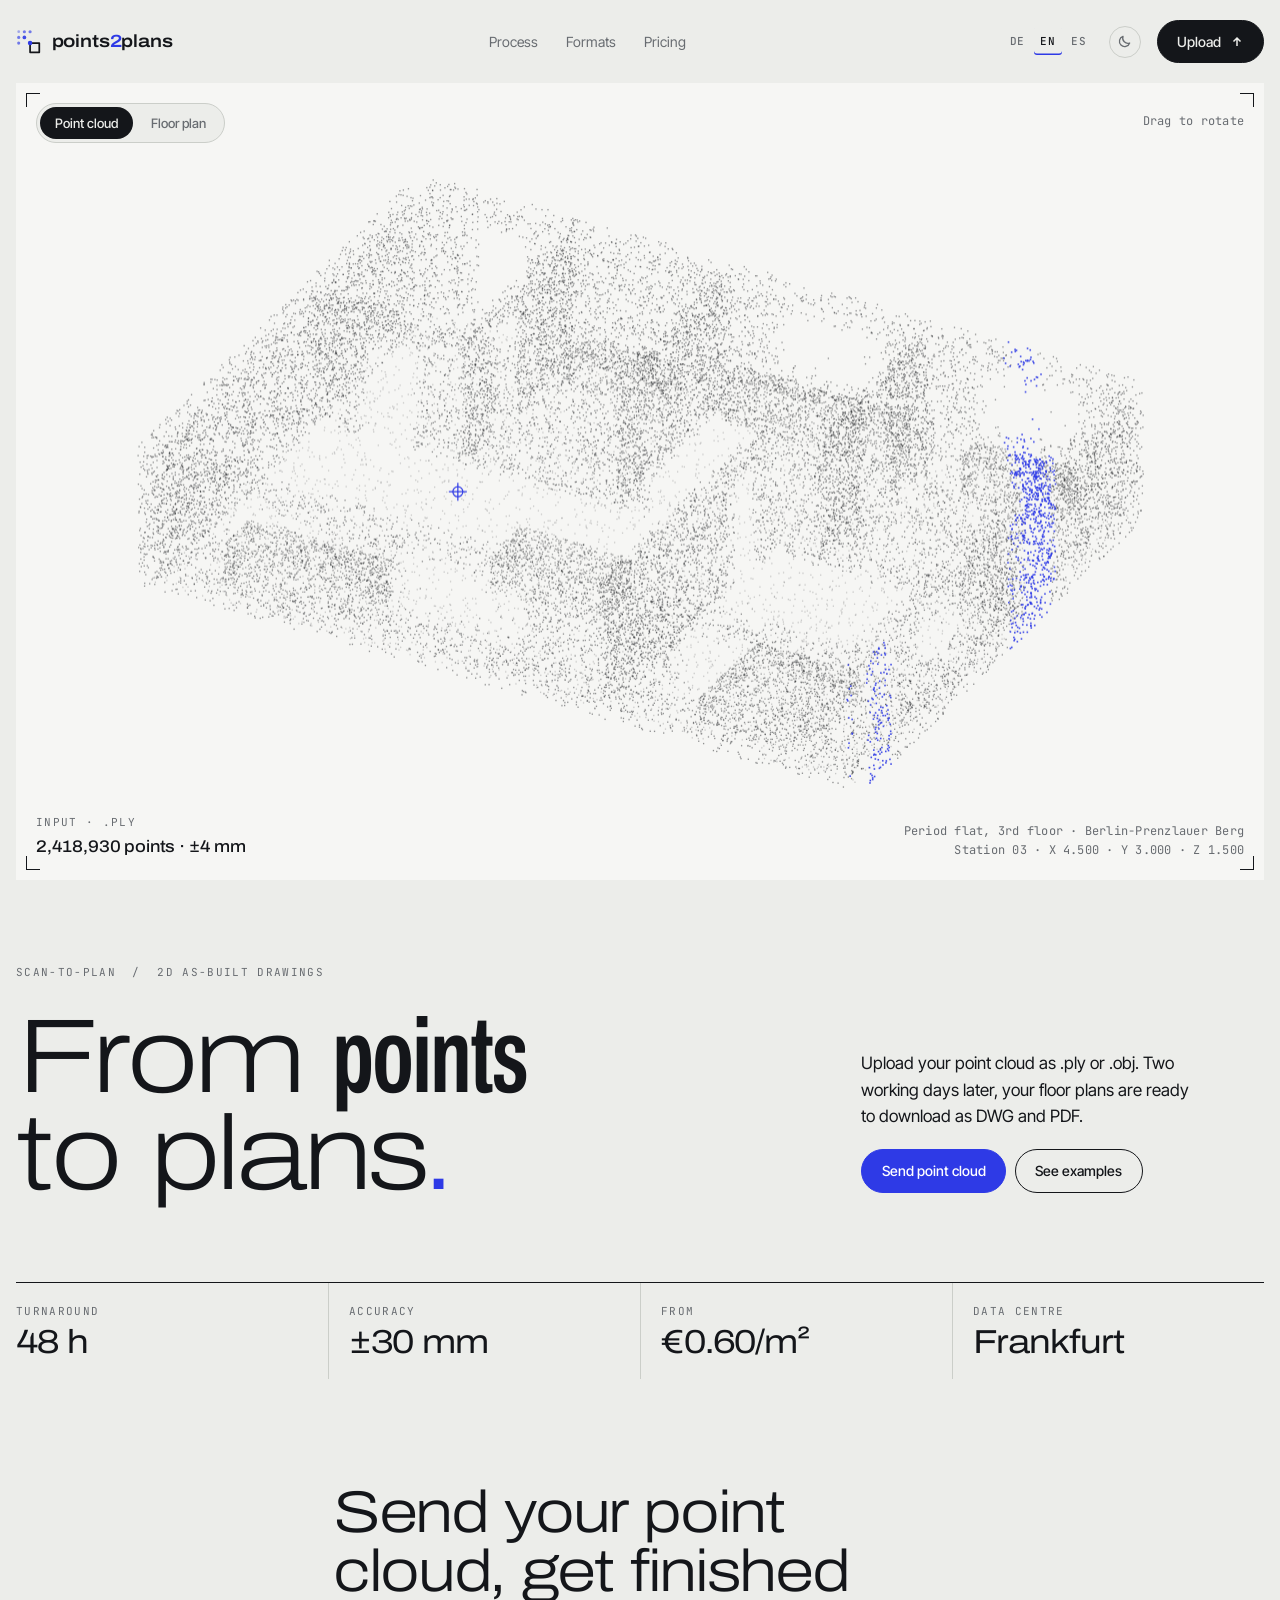
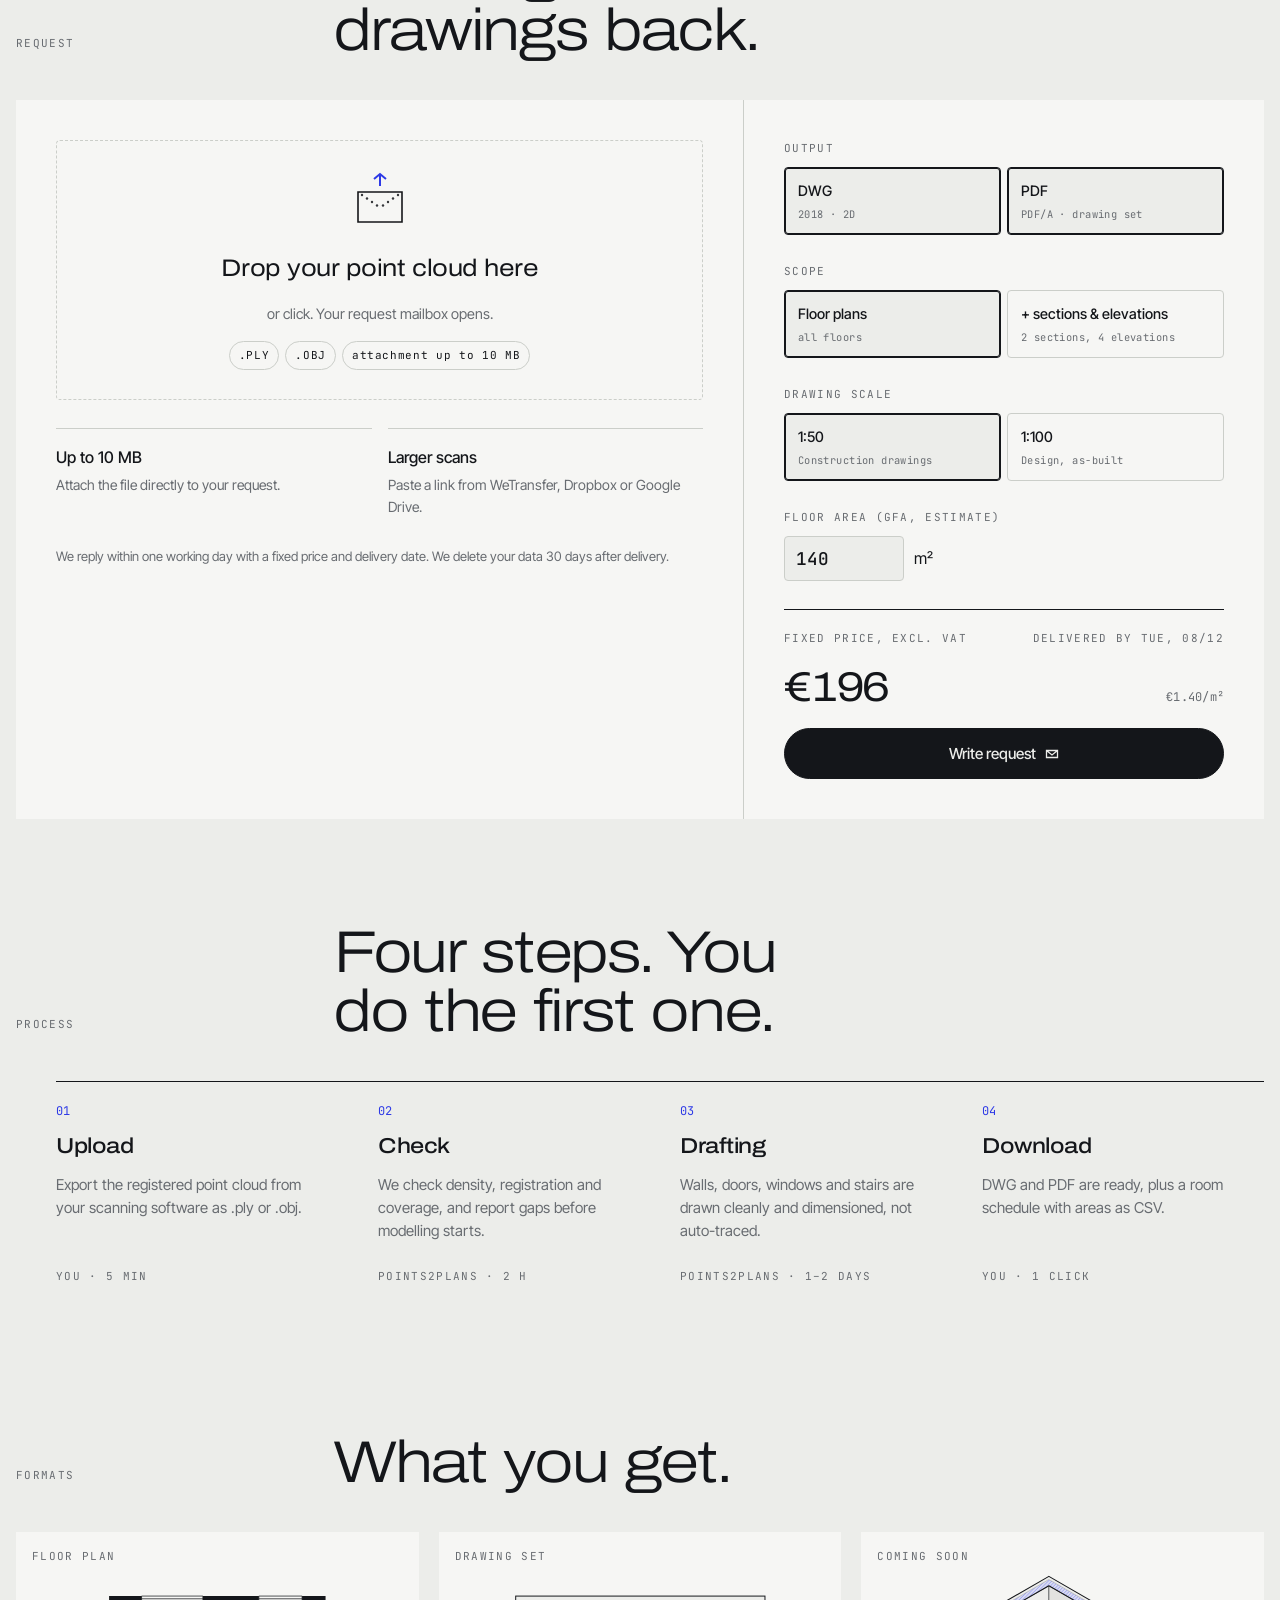
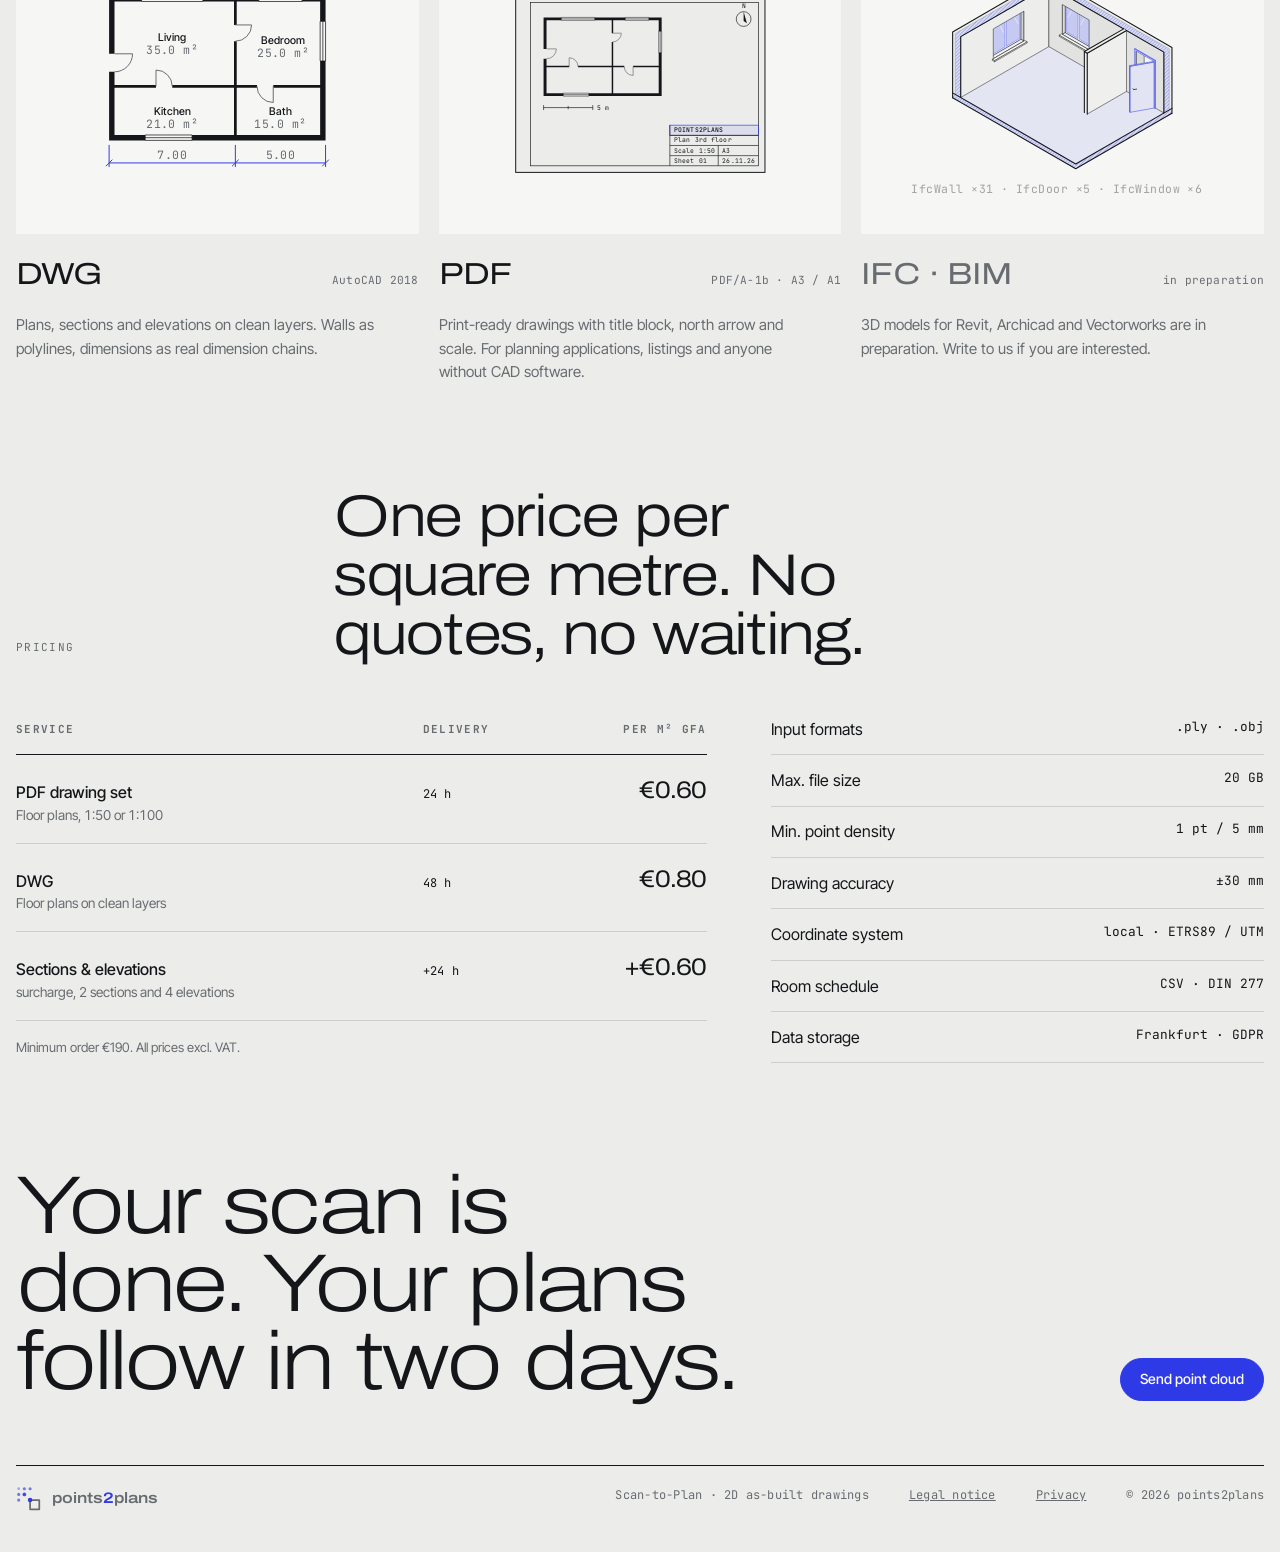
<file: index.html>
<!doctype html>
<html lang="de">
<head>
<meta charset="utf-8">
<meta name="viewport" content="width=device-width, initial-scale=1, viewport-fit=cover">
<title>points2plans · Punktwolke zu Grundriss</title>
<meta name="description" content="Punktwolke als .ply oder .obj hochladen, nach 48 Stunden Grundrisse als DWG und PDF herunterladen. Festpreis pro Quadratmeter.">
<meta name="theme-color" content="#ECEDEA" media="(prefers-color-scheme: light)">
<meta name="theme-color" content="#111316" media="(prefers-color-scheme: dark)">
<meta property="og:title" content="points2plans">
<meta property="og:description" content="Aus Punkten werden Pläne. Punktwolke hochladen, Grundriss als DWG oder PDF herunterladen.">
<meta property="og:type" content="website">
<script>
/* Farbschema: gespeicherte Wahl sofort setzen, bevor die Seite gezeichnet wird (kein Aufblitzen). Ohne Wahl gilt die Systemeinstellung. */
(function(){try{var t=localStorage.getItem('p2p-theme');if(t==='light'||t==='dark'){document.documentElement.setAttribute('data-theme',t);var c=t==='dark'?'#111316':'#ECEDEA';document.querySelectorAll('meta[name="theme-color"]').forEach(function(m){m.setAttribute('content',c)})}}catch(e){}})();
</script>
<link rel="icon" href="favicon.svg" type="image/svg+xml">
<link rel="canonical" href="https://points2plans.com/">
<link rel="alternate" hreflang="de" href="https://points2plans.com/">
<link rel="alternate" hreflang="en" href="https://points2plans.com/?lang=en">
<link rel="alternate" hreflang="es" href="https://points2plans.com/?lang=es">
<link rel="alternate" hreflang="x-default" href="https://points2plans.com/">
<meta property="og:url" content="https://points2plans.com/">
<link rel="preconnect" href="https://fonts.googleapis.com">
<link rel="preconnect" href="https://fonts.gstatic.com" crossorigin>
<link rel="stylesheet" href="https://fonts.googleapis.com/css2?family=Archivo:wdth,wght@62..125,200..800&family=Inter+Tight:wght@400;500;600&family=JetBrains+Mono:wght@400;500&display=swap">
<style>
/* Layout: one calm column on a 12-track grid; the point cloud is the only loud object, everything else is set like a plan sheet (Schriftfeld, Maßstab, Koordinaten). */
:root{
  --paper:#ECEDEA;
  --surface:#F6F6F4;
  --ink:#14161A;
  --mute:#686C71;
  --rule:#CBCEC9;
  --accent:#2E3AE6;
  --accent-soft:rgba(46,58,230,.09);
  --on-accent:#FFFFFF;
  --f-display:"Archivo","Helvetica Neue",Arial,sans-serif;
  --f-body:"Inter Tight","Helvetica Neue",Arial,sans-serif;
  --f-mono:"JetBrains Mono",ui-monospace,"SF Mono",Menlo,monospace;
  --s-1:.75rem; --s0:1rem; --s1:1.25rem; --s2:1.75rem; --s3:2.5rem; --s4:4rem; --s5:6.5rem;
}
@media (prefers-color-scheme: dark){
  :root:not([data-theme="light"]){
    --paper:#111316; --surface:#181B1F; --ink:#E8E9E5; --mute:#8E9398; --rule:#2B2F35;
    --accent:#818AFF; --accent-soft:rgba(129,138,255,.13); --on-accent:#0D0F12; color-scheme:dark;
  }
}
:root[data-theme="dark"]{
  --paper:#111316; --surface:#181B1F; --ink:#E8E9E5; --mute:#8E9398; --rule:#2B2F35;
  --accent:#818AFF; --accent-soft:rgba(129,138,255,.13); --on-accent:#0D0F12; color-scheme:dark;
}
*{box-sizing:border-box}
html{scroll-behavior:smooth}
@media (prefers-reduced-motion: reduce){html{scroll-behavior:auto}}
body{margin:0}
img{max-width:100%}
[hidden]{display:none!important}
body{
  background:var(--paper); color:var(--ink);
  font-family:var(--f-body); font-size:1rem; line-height:1.55;
  padding-left:max(16px, env(safe-area-inset-left, 0px));
  padding-right:max(16px, env(safe-area-inset-right, 0px));
  -webkit-font-smoothing:antialiased;
}
.wrap{max-width:1320px; margin:0 auto}
a{color:inherit}
:focus-visible{outline:2px solid var(--accent); outline-offset:3px; border-radius:2px}
.mono{font-family:var(--f-mono); font-size:.75rem; letter-spacing:.02em; font-variant-numeric:tabular-nums}
.label{font-family:var(--f-mono); font-size:.6875rem; text-transform:uppercase; letter-spacing:.12em; color:var(--mute)}

/* ---------- Nav ---------- */
.nav{display:flex; align-items:center; justify-content:space-between; gap:var(--s1); padding-block:var(--s1)}
.logo{display:flex; align-items:center; gap:.6rem; text-decoration:none; font-family:var(--f-display); font-variation-settings:"wdth" 118; font-weight:600; font-size:1.1rem; letter-spacing:-.01em}
.logo svg{width:26px; height:26px; flex:none}
.logo b{font-weight:600; color:var(--accent)}
.nav ul{display:flex; gap:var(--s2); list-style:none; margin:0; padding:0}
.nav ul a{text-decoration:none; font-size:.875rem; color:var(--mute)}
.nav ul a:hover{color:var(--ink)}
.btn{
  display:inline-flex; align-items:center; gap:.55rem; cursor:pointer;
  font:500 .875rem/1 var(--f-body); text-decoration:none;
  padding:.85rem 1.2rem; border-radius:999px; border:1px solid var(--ink);
  background:var(--ink); color:var(--paper); transition:transform .2s ease, background .2s ease, color .2s ease;
}
.btn:hover{transform:translateY(-1px)}
.btn.ghost{background:transparent; color:var(--ink)}
.btn.ghost:hover{background:var(--ink); color:var(--paper)}
.btn.accent{background:var(--accent); border-color:var(--accent); color:var(--on-accent)}
.btn[disabled]{opacity:.45; cursor:not-allowed; transform:none}
.btn svg{width:14px; height:14px}
.nav-r{display:flex; align-items:center; gap:var(--s0)}
.lang{display:flex; gap:2px}
.lang button{font:500 .6875rem/1 var(--f-mono); letter-spacing:.08em; color:var(--mute); background:none; border:0; padding:.5rem .4rem; cursor:pointer; border-radius:3px}
.lang button:hover{color:var(--ink)}
.lang button[aria-pressed="true"]{color:var(--ink); box-shadow:inset 0 -1.5px 0 var(--accent)}
.theme{display:inline-grid; place-items:center; width:2rem; height:2rem; flex:none; padding:0; cursor:pointer; color:var(--mute); background:none; border:1px solid var(--rule); border-radius:999px; transition:color .2s ease, border-color .2s ease}
.theme:hover{color:var(--accent); border-color:var(--accent)}
.theme svg{width:15px; height:15px}
.theme .sun{display:none}
:root[data-theme="dark"] .theme .sun{display:block}
:root[data-theme="dark"] .theme .moon{display:none}
@media (prefers-color-scheme: dark){
  :root:not([data-theme="light"]) .theme .sun{display:block}
  :root:not([data-theme="light"]) .theme .moon{display:none}
}
@media (max-width:760px){ .nav ul{display:none} }
@media (max-width:460px){
  .nav{gap:.5rem}
  .nav-r{gap:.35rem}
  .logo{gap:.45rem; font-size:1rem}
  .lang button{padding:.5rem .3rem}
  .theme{width:1.85rem; height:1.85rem}
  .nav-r .btn{padding:.7rem .85rem}
  .nav-r .btn svg{display:none}
}
@media (max-width:400px){
  .nav{gap:.35rem}
  .nav-r{gap:.25rem}
  .logo{gap:.35rem; font-size:.92rem}
  .logo svg{width:22px; height:22px}
  .lang button{padding:.5rem .15rem}
  .theme{width:1.75rem; height:1.75rem}
  .nav-r .btn{padding:.7rem .6rem}
}
@media (max-width:356px){ .logo span{display:none} }

/* ---------- Hero ---------- */
.hero{padding-block:var(--s4) var(--s3); display:grid; grid-template-columns:repeat(12,1fr); gap:var(--s2) var(--s1); align-items:end}
.hero .eyebrow{grid-column:1/-1}
.hero h1{
  grid-column:1/9; margin:0;
  font-family:var(--f-display); font-weight:250; font-variation-settings:"wdth" 125;
  font-size:clamp(2.9rem, 8.2vw, 8.4rem); line-height:.92; letter-spacing:-.045em; text-wrap:balance;
}
.hero h1 em{font-style:normal; font-weight:600; font-variation-settings:"wdth" 62; letter-spacing:-.02em}
.hero h1 .dot{color:var(--accent)}
.hero .lede{grid-column:9/-1; display:flex; flex-direction:column; gap:var(--s1); padding-bottom:.6rem; min-width:0}
.hero .lede p{margin:0; font-size:1.0625rem; max-width:34ch}
.hero .ctas{display:flex; flex-wrap:wrap; gap:.6rem}
@media (max-width:980px){ .hero h1,.hero .lede{grid-column:1/-1} .hero{padding-block:var(--s3) var(--s2)} }

/* ---------- Viewer ---------- */
.viewer{position:relative; aspect-ratio:16/9; max-width:100%; background:var(--surface); touch-action:pan-y; cursor:grab; user-select:none}
.viewer:active{cursor:grabbing}
.viewer canvas{position:absolute; inset:0; width:100%; height:100%; display:block}
.crop{position:absolute; width:14px; height:14px; border-color:var(--ink); border-style:solid; border-width:0; pointer-events:none}
.crop.tl{top:10px; left:10px; border-top-width:1px; border-left-width:1px}
.crop.tr{top:10px; right:10px; border-top-width:1px; border-right-width:1px}
.crop.bl{bottom:10px; left:10px; border-bottom-width:1px; border-left-width:1px}
.crop.br{bottom:10px; right:10px; border-bottom-width:1px; border-right-width:1px}
.modes{position:absolute; top:var(--s1); left:var(--s1); display:flex; gap:2px; padding:3px; background:var(--paper); border-radius:999px; border:1px solid var(--rule)}
.modes button{
  font:500 .8125rem/1 var(--f-body); color:var(--mute); background:transparent; border:0; cursor:pointer;
  padding:.6rem .95rem; border-radius:999px; transition:background .25s, color .25s; white-space:nowrap;
}
.modes button[aria-pressed="true"]{background:var(--ink); color:var(--paper)}
.readout{position:absolute; left:var(--s1); bottom:var(--s1); display:flex; flex-direction:column; gap:.2rem; pointer-events:none}
.readout .big{font-family:var(--f-display); font-variation-settings:"wdth" 110; font-weight:500; font-size:1.05rem; letter-spacing:-.01em}
.coords{position:absolute; right:var(--s1); bottom:var(--s1); text-align:right; color:var(--mute); pointer-events:none; line-height:1.6; transition:opacity .4s}
.viewer.is-plan .coords{opacity:0}
.hint{position:absolute; right:var(--s1); top:calc(var(--s1) + .55rem); color:var(--mute); pointer-events:none}
@media (max-width:700px){
  .viewer{aspect-ratio:4/5}
  .coords{display:none}
  .hint{display:none}
  .modes{left:50%; transform:translateX(-50%); top:var(--s0)}
  .modes button{padding:.55rem .65rem; font-size:.75rem}
}

/* ---------- Einstieg: Nav + Viewer füllen den ersten Bildschirm ---------- */
.intro{display:flex; flex-direction:column; height:100vh; height:100svh; min-height:520px; padding-bottom:var(--s1)}
.intro .viewer{flex:1 1 auto; aspect-ratio:auto; min-height:0}

/* ---------- Strip of facts ---------- */
.facts{display:grid; grid-template-columns:repeat(4,1fr); border-top:1px solid var(--ink); margin-top:var(--s3)}
.facts div{padding:var(--s1) var(--s1) var(--s1) 0; display:flex; flex-direction:column; gap:.35rem; min-width:0}
.facts div + div{padding-left:var(--s1); border-left:1px solid var(--rule)}
.facts strong{font-family:var(--f-display); font-variation-settings:"wdth" 118; font-weight:400; font-size:clamp(1.5rem,2.6vw,2.2rem); letter-spacing:-.03em; line-height:1; font-variant-numeric:tabular-nums}
@media (max-width:760px){
  .facts{grid-template-columns:1fr 1fr}
  .facts div:nth-child(3){padding-left:0; border-left:0}
  .facts div:nth-child(n+3){border-top:1px solid var(--rule)}
}

/* ---------- Sections ---------- */
section{padding-block:var(--s5) 0}
.sec-head{display:grid; grid-template-columns:repeat(12,1fr); gap:var(--s1); align-items:end; margin-bottom:var(--s3)}
.sec-head .label{grid-column:1/4; padding-bottom:.5rem}
.sec-head h2{
  grid-column:4/11; margin:0; font-family:var(--f-display); font-weight:300; font-variation-settings:"wdth" 120;
  font-size:clamp(2rem,4.6vw,3.8rem); line-height:1; letter-spacing:-.04em; text-wrap:balance;
}
@media (max-width:860px){ .sec-head .label,.sec-head h2{grid-column:1/-1} }

/* ---------- Upload ---------- */
.order{display:grid; grid-template-columns:minmax(0,7fr) minmax(0,5fr); background:var(--surface)}
.drop{position:relative; padding:var(--s3); border-right:1px solid var(--rule); display:flex; flex-direction:column; gap:var(--s2); min-width:0}
.zone{
  position:relative; border:1.5px dashed var(--rule); border-radius:4px; min-height:260px;
  display:flex; flex-direction:column; align-items:center; justify-content:center; gap:var(--s0); text-align:center; padding:var(--s2);
  transition:border-color .2s, background .2s; cursor:pointer;
}
.zone:hover,.zone.over{border-color:var(--accent); background:var(--accent-soft)}
.zone input{position:absolute; inset:0; opacity:0; cursor:pointer; width:100%}
.zone .ico{width:64px; height:64px}
.zone h3{margin:0; font-family:var(--f-display); font-variation-settings:"wdth" 115; font-weight:400; font-size:1.5rem; letter-spacing:-.02em}
.zone p{margin:0; color:var(--mute); font-size:.9rem}
.chips{display:flex; gap:.4rem; flex-wrap:wrap; justify-content:center}
.chip{font-family:var(--f-mono); font-size:.6875rem; letter-spacing:.06em; padding:.3rem .55rem; border:1px solid var(--rule); border-radius:999px; color:var(--ink)}
.file{display:grid; grid-template-columns:auto minmax(0,1fr) auto; gap:var(--s0); align-items:center; padding-block:var(--s0); border-top:1px solid var(--rule); border-bottom:1px solid var(--rule)}
.file .sq{width:42px; height:42px; display:grid; place-items:center; background:var(--ink); color:var(--paper); font-family:var(--f-mono); font-size:.65rem; letter-spacing:.06em; border-radius:2px}
.file .nm{font-weight:500; overflow:hidden; text-overflow:ellipsis; white-space:nowrap}
.file .meta{color:var(--mute)}
.file button{background:none; border:0; color:var(--mute); cursor:pointer; font:inherit; font-size:.8125rem; text-decoration:underline; text-underline-offset:3px}
.err{color:#C4321F; font-size:.875rem; margin:0}
:root[data-theme="dark"] .err{color:#FF7A66}
@media (prefers-color-scheme: dark){ :root:not([data-theme="light"]) .err{color:#FF7A66} }
.example-tag{position:absolute; top:var(--s1); right:var(--s1)}

.cfg{padding:var(--s3); display:flex; flex-direction:column; gap:var(--s2); min-width:0}
fieldset{border:0; margin:0; padding:0; display:flex; flex-direction:column; gap:.65rem; min-width:0}
legend{padding:0; margin-bottom:.65rem}
.opts{display:grid; grid-template-columns:repeat(3,1fr); gap:.4rem}
.opts.two{grid-template-columns:repeat(2,1fr)}
.opt{position:relative}
.opt input{position:absolute; opacity:0; inset:0; margin:0; cursor:pointer}
.opt span{
  display:flex; flex-direction:column; gap:.2rem; padding:.75rem .8rem; border:1px solid var(--rule); border-radius:4px;
  font-weight:500; font-size:.9rem; transition:border-color .2s, background .2s; height:100%;
}
.opt span small{font-family:var(--f-mono); font-weight:400; font-size:.65rem; color:var(--mute); letter-spacing:.04em}
.opt input:checked + span{border-color:var(--ink); background:var(--paper); box-shadow:inset 0 0 0 1px var(--ink)}
.opt input:focus-visible + span{outline:2px solid var(--accent); outline-offset:2px}
.area{display:flex; align-items:center; gap:.6rem}
.area input{
  width:7.5rem; font:500 1.1rem var(--f-mono); padding:.6rem .7rem; border:1px solid var(--rule); border-radius:4px;
  background:var(--paper); color:var(--ink); font-variant-numeric:tabular-nums;
}
.area input:focus{outline:2px solid var(--accent); outline-offset:1px; border-color:transparent}
.sum{border-top:1px solid var(--ink); padding-top:var(--s1); display:flex; flex-direction:column; gap:var(--s1)}
.sum-row{display:flex; justify-content:space-between; align-items:baseline; gap:var(--s0)}
.price{font-family:var(--f-display); font-variation-settings:"wdth" 115; font-weight:400; font-size:2.6rem; letter-spacing:-.04em; line-height:1; font-variant-numeric:tabular-nums}
.sum .btn{justify-content:center; padding-block:1.05rem; font-size:.95rem}

.status{display:flex; flex-direction:column; gap:var(--s1)}
.bar{height:3px; background:var(--rule); overflow:hidden}
.bar i{display:block; height:100%; width:0; background:var(--accent); transition:width .25s linear}
.steps{list-style:none; margin:0; padding:0; display:flex; flex-direction:column}
.steps li{display:grid; grid-template-columns:1.4rem minmax(0,1fr) auto; gap:.7rem; align-items:center; padding-block:.7rem; border-bottom:1px solid var(--rule); color:var(--mute)}
.steps li .tick{width:14px; height:14px; border-radius:50%; border:1px solid var(--rule)}
.steps li.on{color:var(--ink)}
.steps li.on .tick{border-color:var(--accent); background:radial-gradient(circle, var(--accent) 0 3px, transparent 3.5px)}
.steps li.done{color:var(--ink)}
.steps li.done .tick{border-color:var(--ink); background:var(--ink)}
.dl{display:grid; grid-template-columns:repeat(2,1fr); gap:.4rem}
.dl button{
  font:500 .85rem var(--f-body); padding:.85rem .5rem; border:1px solid var(--ink); background:transparent; color:var(--ink); border-radius:4px; cursor:pointer;
  display:flex; flex-direction:column; gap:.15rem; align-items:flex-start;
}
.dl button small{font-family:var(--f-mono); font-size:.62rem; color:var(--mute)}
.dl button:hover{background:var(--ink); color:var(--paper)}
.dl button:hover small{color:var(--paper)}
.note{font-size:.8125rem; color:var(--mute); margin:0}
@media (max-width:900px){
  .order{grid-template-columns:1fr}
  .drop{border-right:0; border-bottom:1px solid var(--rule)}
  .drop,.cfg{padding:var(--s2) var(--s1)}
}
@media (max-width:420px){ .opts{grid-template-columns:1fr 1fr} .dl{grid-template-columns:1fr} }


/* ---------- Postfach (Anfrage-Fenster) ---------- */
.ways{display:grid; grid-template-columns:1fr 1fr; gap:var(--s0)}
.way{display:flex; flex-direction:column; gap:.3rem; padding-top:var(--s0); border-top:1px solid var(--rule); min-width:0}
.way strong{font-weight:500}
.way span{color:var(--mute); font-size:.875rem}
@media (max-width:520px){ .ways{grid-template-columns:1fr} }

dialog.mail{
  border:0; padding:0; margin:auto; width:min(640px, calc(100% - 32px)); max-height:calc(100dvh - 32px);
  background:var(--surface); color:var(--ink); border-radius:10px; overflow:auto;
  box-shadow:0 1px 0 var(--rule), 0 30px 80px rgba(8,10,14,.28);
}
dialog.mail::backdrop{background:rgba(8,10,14,.5); backdrop-filter:blur(3px)}
dialog.mail[open]{animation:mail-in .28s cubic-bezier(.2,.8,.2,1)}
@keyframes mail-in{from{opacity:0; transform:translateY(14px) scale(.985)} to{opacity:1; transform:none}}
.mail-bar{position:sticky; top:0; z-index:1; display:flex; align-items:center; justify-content:space-between; gap:var(--s0); padding:.85rem 1.1rem; background:var(--ink); color:var(--paper)}
.mail-bar h3{margin:0; display:flex; align-items:center; gap:.6rem; font-family:var(--f-display); font-variation-settings:"wdth" 118; font-weight:500; font-size:1rem; letter-spacing:-.01em}
.mail-bar h3 svg{width:20px; height:20px}
.mail-x{background:none; border:0; color:inherit; cursor:pointer; width:34px; height:34px; border-radius:50%; display:grid; place-items:center; font-size:1.3rem; line-height:1}
.mail-x:hover{background:rgba(127,127,127,.25)}
.mail-row{display:grid; grid-template-columns:5.2rem minmax(0,1fr); align-items:center; gap:var(--s0); padding:.15rem 1.1rem; border-bottom:1px solid var(--rule); min-height:3rem}
.mail-row > .label{white-space:nowrap}
.mail-row input, .mail-body textarea{
  width:100%; border:0; background:transparent; color:var(--ink); font:inherit; padding:.75rem 0; outline:none; min-width:0;
}
.mail-row input::placeholder, .mail-body textarea::placeholder{color:var(--mute); opacity:.85}
.mail-row:focus-within{box-shadow:inset 2px 0 0 var(--accent)}
.mail-two{display:grid; grid-template-columns:1fr 1fr; gap:var(--s0)}
.mail-two input + input{border-left:1px solid var(--rule); padding-left:var(--s0)}
.to-chip{display:inline-flex; align-items:center; gap:.45rem; padding:.3rem .65rem .3rem .35rem; border-radius:999px; background:var(--paper); border:1px solid var(--rule); font-size:.875rem; width:max-content}
.to-chip i{width:20px; height:20px; border-radius:50%; background:var(--ink); color:var(--paper); display:grid; place-items:center}
.to-chip i svg{width:11px; height:11px}
.mail-spec{display:flex; flex-wrap:wrap; gap:.35rem; padding:.85rem 1.1rem; border-bottom:1px solid var(--rule); background:var(--accent-soft)}
.mail-spec .chip{background:var(--surface)}
.mail-spec .chip.total{background:var(--ink); color:var(--paper); border-color:var(--ink)}
.mail-body{padding:.2rem 1.1rem; border-bottom:1px solid var(--rule)}
.mail-body textarea{min-height:7.5rem; resize:vertical; line-height:1.55}
.mail-att{padding:var(--s0) 1.1rem; display:flex; flex-direction:column; gap:.7rem; border-bottom:1px solid var(--rule)}
.att-drop{position:relative; display:flex; align-items:center; gap:.8rem; padding:.8rem .9rem; border:1.5px dashed var(--rule); border-radius:6px; cursor:pointer; transition:border-color .2s, background .2s}
.att-drop:hover,.att-drop.over{border-color:var(--accent); background:var(--accent-soft)}
.att-drop input{position:absolute; inset:0; opacity:0; cursor:pointer; width:100%}
.att-drop svg{width:22px; height:22px; flex:none}
.att-drop span{font-size:.9rem}
.att-drop small{display:block; color:var(--mute); font-family:var(--f-mono); font-size:.65rem; letter-spacing:.04em; margin-top:.1rem}
.att-list{display:flex; flex-wrap:wrap; gap:.4rem; list-style:none; margin:0; padding:0}
.att-list:empty{display:none}
.att-list li{display:inline-flex; align-items:center; gap:.5rem; padding:.35rem .4rem .35rem .6rem; border:1px solid var(--ink); border-radius:4px; font-size:.8125rem; max-width:100%}
.att-list li b{font-family:var(--f-mono); font-size:.6rem; font-weight:500; background:var(--ink); color:var(--paper); padding:.15rem .3rem; border-radius:2px}
.att-list li span{overflow:hidden; text-overflow:ellipsis; white-space:nowrap; min-width:0}
.att-list li em{font-style:normal; color:var(--mute); font-family:var(--f-mono); font-size:.65rem}
.att-list li button{background:none; border:0; color:var(--mute); cursor:pointer; font-size:1rem; line-height:1; padding:0 .2rem}
.mail-link{display:flex; align-items:center; gap:.6rem; border:1px solid var(--rule); border-radius:6px; padding:0 .8rem}
.mail-link:focus-within{border-color:var(--accent)}
.mail-link svg{width:16px; height:16px; flex:none; color:var(--mute)}
.mail-link input{border:0; background:transparent; color:var(--ink); font:inherit; font-size:.9rem; padding:.7rem 0; width:100%; outline:none; min-width:0}
.mail-foot{display:flex; align-items:center; justify-content:space-between; gap:var(--s0); padding:var(--s0) 1.1rem; flex-wrap:wrap}
.mail-foot p{margin:0; font-size:.75rem; color:var(--mute); max-width:36ch}
.mail-foot p a{color:inherit}
.mail-err{margin:0; padding:.7rem 1.1rem 0; color:#C4321F; font-size:.875rem}
:root[data-theme="dark"] .mail-err{color:#FF7A66}
@media (prefers-color-scheme: dark){ :root:not([data-theme="light"]) .mail-err{color:#FF7A66} }
.mail-done{padding:var(--s4) var(--s2); display:flex; flex-direction:column; align-items:center; text-align:center; gap:var(--s0)}
.mail-done svg{width:72px; height:72px}
.mail-done h4{margin:0; font-family:var(--f-display); font-variation-settings:"wdth" 118; font-weight:400; font-size:1.7rem; letter-spacing:-.03em}
.mail-done p{margin:0; color:var(--mute); max-width:38ch}
.btn.sending{pointer-events:none; opacity:.7}
@media (max-width:600px){
  dialog.mail{width:100%; max-width:100%; height:100%; max-height:100%; border-radius:0; margin:0}
  .mail-row{grid-template-columns:1fr; gap:0; padding-top:.5rem}
  .mail-two{grid-template-columns:1fr; gap:0}
  .mail-two input + input{border-left:0; padding-left:0; border-top:1px solid var(--rule)}
}

.fab{
  position:fixed; z-index:15; right:calc(18px + env(safe-area-inset-right, 0px)); bottom:calc(18px + env(safe-area-inset-bottom, 0px));
  display:inline-flex; align-items:center; gap:.6rem; padding:.8rem 1.15rem .8rem .9rem; border-radius:999px; border:0; cursor:pointer;
  background:var(--ink); color:var(--paper); font:500 .875rem/1 var(--f-body);
  box-shadow:0 10px 30px rgba(8,10,14,.25); transition:transform .3s cubic-bezier(.2,.8,.2,1), opacity .3s;
}
.fab svg{width:20px; height:20px}
.fab .dot{position:absolute; top:7px; left:27px; width:8px; height:8px; border-radius:50%; background:var(--accent); box-shadow:0 0 0 2px var(--ink)}
.fab.away{transform:translateY(140%); opacity:0; pointer-events:none}
.fab:hover{transform:translateY(-2px)}
@media (max-width:520px){ .fab .fab-t{display:none} .fab{padding:.9rem} }
@media (prefers-reduced-motion: reduce){ dialog.mail[open]{animation:none} }

/* ---------- Process ---------- */
.process{display:grid; grid-template-columns:repeat(4,1fr); gap:0}
.process li{list-style:none; padding:var(--s1) var(--s1) var(--s2) 0; border-top:1px solid var(--ink); display:flex; flex-direction:column; gap:.6rem; min-width:0}
.process li + li{padding-left:var(--s1)}
.process ol{margin:0; padding:0}
.process .n{font-family:var(--f-mono); font-size:.75rem; color:var(--accent)}
.process h3{margin:0; font-family:var(--f-display); font-variation-settings:"wdth" 115; font-weight:500; font-size:1.35rem; letter-spacing:-.02em}
.process p{margin:0; color:var(--mute); font-size:.9375rem; max-width:30ch}
.process .t{margin-top:auto; padding-top:var(--s0)}
@media (max-width:860px){ .process{grid-template-columns:1fr 1fr} .process li:nth-child(3){padding-left:0} }
@media (max-width:480px){ .process{grid-template-columns:1fr} .process li + li{padding-left:0} }

/* ---------- Formats ---------- */
.formats{display:grid; grid-template-columns:repeat(3,1fr); gap:var(--s1)}
.fmt{display:flex; flex-direction:column; gap:var(--s0); min-width:0}
.fmt .art{aspect-ratio:4/3; max-width:100%; background:var(--surface); display:grid; place-items:center; padding:var(--s2); position:relative}
.fmt .art svg{width:100%; height:100%}
.fmt .art .label{position:absolute; top:var(--s0); left:var(--s0)}
.fmt.soon .art svg text{opacity:.6}
.fmt.soon h3{color:var(--mute)}
.fmt h3{margin:0; display:flex; align-items:baseline; justify-content:space-between; gap:var(--s0); font-family:var(--f-display); font-variation-settings:"wdth" 120; font-weight:400; font-size:1.9rem; letter-spacing:-.03em}
.fmt h3 .mono{color:var(--mute); font-size:.7rem}
.fmt p{margin:0; color:var(--mute); font-size:.9375rem; max-width:42ch}
.svg-ink{stroke:var(--ink); fill:none}
.svg-fill{fill:var(--ink)}
.svg-acc{stroke:var(--accent); fill:none}
.svg-accfill{fill:var(--accent-soft); stroke:var(--accent)}
.svg-mute{stroke:var(--mute); fill:none}
.svg-text{fill:var(--mute); font-family:var(--f-mono); font-size:7px; letter-spacing:.04em}
.svg-label{fill:var(--ink); font-family:var(--f-body); font-size:6.5px; font-weight:500}
.svg-text.tb{font-size:3.9px; letter-spacing:.02em; fill:var(--ink)}
.svg-paper{fill:var(--paper)}
.bim-floor{fill:var(--accent-soft)}
.bim-wall-a,.bim-wall-b,.bim-rev,.bim-rev2,.bim-top,.bim-sill,.bim-dry,.bim-leaf{stroke:var(--ink); stroke-width:.3}
.bim-wall-a{fill:color-mix(in srgb,var(--ink) 4%,var(--surface))}
.bim-wall-b{fill:color-mix(in srgb,var(--ink) 9%,var(--surface))}
.bim-rev{fill:color-mix(in srgb,var(--ink) 16%,var(--surface))}
.bim-rev2{fill:color-mix(in srgb,var(--ink) 12%,var(--surface))}
.bim-top{fill:color-mix(in srgb,var(--ink) 2%,var(--surface))}
.bim-sill{fill:var(--surface)}
.bim-dry{fill:color-mix(in srgb,var(--ink) 3%,var(--surface))}
.bim-cut{fill:url(#bim-hatch)}
.bim-cut-bg{fill:color-mix(in srgb,var(--accent) 14%,var(--surface))}
.bim-hatch{stroke:var(--accent); stroke-width:.32}
.bim-ins{fill:url(#bim-dots)}
.bim-ins-bg{fill:var(--surface)}
.bim-dot{fill:var(--mute)}
.bim-gk{fill:var(--surface)}
.bim-frame{fill:var(--surface); stroke:var(--accent); stroke-width:.3}
.bim-glass{fill:color-mix(in srgb,var(--accent) 24%,transparent); stroke:var(--accent); stroke-width:.2}
.bim-glint{fill:none; stroke:#fff; stroke-width:.45; stroke-linecap:round; opacity:.7}
.bim-leaf{fill:color-mix(in srgb,var(--accent) 10%,var(--surface)); stroke:var(--accent)}
.bim-handle{fill:none; stroke:var(--ink); stroke-width:.45; stroke-linecap:round}
.bim-edge{fill:none; stroke:var(--ink); stroke-width:.65; stroke-linecap:round; stroke-linejoin:round}
.bim-thin{fill:none; stroke:var(--ink); stroke-width:.22; opacity:.55}
@media (max-width:860px){ .formats{grid-template-columns:1fr} }

/* ---------- Pricing + specs ---------- */
.split{display:grid; grid-template-columns:minmax(0,7fr) minmax(0,5fr); gap:var(--s4)}
.tbl-wrap{overflow-x:auto}
table{width:100%; border-collapse:collapse; font-variant-numeric:tabular-nums}
th,td{text-align:left; padding:1.05rem .5rem 1.05rem 0; border-bottom:1px solid var(--rule); vertical-align:baseline}
thead th{border-bottom:1px solid var(--ink)}
td.p{font-family:var(--f-display); font-variation-settings:"wdth" 115; font-size:1.5rem; letter-spacing:-.03em; white-space:nowrap; text-align:right; padding-right:0}
th:last-child{text-align:right; padding-right:0}
td .sub{display:block; color:var(--mute); font-size:.85rem}
td strong{font-weight:500}
dl.spec{margin:0; display:grid; grid-template-columns:auto 1fr; gap:0}
dl.spec dt,dl.spec dd{padding-block:.8rem; border-bottom:1px solid var(--rule); margin:0}
dl.spec dt{padding-right:var(--s1)}
dl.spec dd{text-align:right; font-family:var(--f-mono); font-size:.8rem}
@media (max-width:900px){ .split{grid-template-columns:1fr; gap:var(--s3)} }

/* ---------- Closing + footer ---------- */
.closing{padding-block:var(--s5) var(--s4); display:grid; grid-template-columns:repeat(12,1fr); gap:var(--s2) var(--s1); align-items:end}
.closing h2{grid-column:1/10; margin:0; font-family:var(--f-display); font-weight:250; font-variation-settings:"wdth" 125; font-size:clamp(2.4rem,6.4vw,6rem); line-height:.95; letter-spacing:-.045em; text-wrap:balance}
.closing .btn{grid-column:10/-1; justify-self:end}
@media (max-width:860px){ .closing h2,.closing .btn{grid-column:1/-1; justify-self:start} }
footer{border-top:1px solid var(--ink); padding-block:var(--s1) var(--s3); display:flex; flex-wrap:wrap; gap:var(--s1) var(--s3); justify-content:space-between; color:var(--mute)}
footer .cols{display:flex; flex-wrap:wrap; gap:var(--s1) var(--s3)}

.toast{
  position:fixed; left:50%; bottom:calc(20px + env(safe-area-inset-bottom, 0px)); transform:translate(-50%, 20px); opacity:0;
  background:var(--ink); color:var(--paper); padding:.75rem 1.1rem; border-radius:999px; font-size:.875rem; pointer-events:none;
  transition:opacity .25s, transform .25s; max-width:calc(100% - 32px); text-align:center; z-index:20;
}
.toast.show{opacity:1; transform:translate(-50%, 0)}

@media (prefers-reduced-motion: reduce){ *{transition:none!important} .btn:hover{transform:none} }
</style>
</head>
<body>

<div class="wrap">
  <div class="intro" id="top">
  <nav class="nav" aria-label="Hauptnavigation">
    <a class="logo" href="#top" aria-label="points2plans Startseite">
      <svg viewBox="0 0 24 24" aria-hidden="true">
        <g fill="var(--accent)"><circle cx="2.5" cy="2.5" r="1.25" opacity=".4"/><circle cx="7.75" cy="2.5" r="1.45" opacity=".65"/><circle cx="2.5" cy="7.75" r="1.45" opacity=".65"/><circle cx="13" cy="2.5" r="1.45" opacity=".65"/><circle cx="2.5" cy="13" r="1.45" opacity=".65"/><circle cx="7.75" cy="7.75" r="1.7" opacity=".9"/></g>
        <path d="M13 13H21.5V21.5H13Z" fill="none" stroke="currentColor" stroke-width="1.6" stroke-linejoin="round"/>
        <circle cx="13" cy="13" r="2.1" fill="var(--accent)"/>
      </svg>
      <span>points<b>2</b>plans</span>
    </a>
    <ul>
      <li><a href="#ablauf">Ablauf</a></li>
      <li><a href="#formate">Formate</a></li>
      <li><a href="#preise">Preise</a></li>
    </ul>
    <div class="nav-r">
    <div class="lang" role="group" aria-label="Sprache">
      <button type="button" data-lang="de" aria-pressed="true">DE</button>
      <button type="button" data-lang="en" aria-pressed="false">EN</button>
      <button type="button" data-lang="es" aria-pressed="false">ES</button>
    </div>
    <button type="button" class="theme" id="theme" aria-label="Dunkles Design" aria-pressed="false">
      <svg class="moon" viewBox="0 0 16 16" aria-hidden="true"><path d="M13.5 9.6A5.6 5.6 0 0 1 6.4 2.5a5.6 5.6 0 1 0 7.1 7.1Z" fill="none" stroke="currentColor" stroke-width="1.4" stroke-linejoin="round"/></svg>
      <svg class="sun" viewBox="0 0 16 16" aria-hidden="true"><circle cx="8" cy="8" r="2.9" fill="none" stroke="currentColor" stroke-width="1.4"/><path d="M8 1.2v1.6M8 13.2v1.6M1.2 8h1.6M13.2 8h1.6M3.2 3.2l1.1 1.1M11.7 11.7l1.1 1.1M3.2 12.8l1.1-1.1M11.7 4.3l1.1-1.1" stroke="currentColor" stroke-width="1.4" stroke-linecap="round"/></svg>
    </button>
    <a class="btn" href="#upload">Hochladen
      <svg viewBox="0 0 14 14" aria-hidden="true"><path d="M7 11V3M3.5 6.5 7 3l3.5 3.5" fill="none" stroke="currentColor" stroke-width="1.5"/></svg>
    </a>
    </div>
  </nav>

  <div class="viewer" id="viewer">
    <canvas id="cv" aria-label="Animierte Punktwolke einer Wohnung, die sich in einen Grundriss verwandelt" role="img"></canvas>
    <span class="crop tl"></span><span class="crop tr"></span><span class="crop bl"></span><span class="crop br"></span>
    <div class="modes" role="group" aria-label="Ansicht wählen">
      <button type="button" data-mode="cloud" aria-pressed="true">Punktwolke</button>
      <button type="button" data-mode="plan" aria-pressed="false">Grundriss</button>
      <!-- 3D später wieder einschalten: <button type="button" data-mode="bim" aria-pressed="false">BIM</button> -->
    </div>
    <span class="hint mono">Ziehen zum Drehen</span>
    <div class="readout">
      <span class="label" id="ro-k">Eingang · .ply</span>
      <span class="big" id="ro-v">2.418.930 Punkte · ±4 mm</span>
    </div>
    <div class="coords mono" id="coords">Altbau, 3. OG · Berlin-Prenzlauer Berg<br>Station 03 · X 4.500 · Y 3.000 · Z 1.500</div>
  </div>
  </div>

  <header class="hero">
    <span class="eyebrow label">Scan-to-Plan &nbsp;/&nbsp; 2D-Bestandspläne</span>
    <h1>Aus <em>Punkten</em> werden Pläne<span class="dot">.</span></h1>
    <div class="lede">
      <p>Laden Sie Ihre Punktwolke als .ply oder .obj hoch. Zwei Werktage später liegen Ihre Grundrisse als DWG und PDF zum Download bereit.</p>
      <div class="ctas">
        <a class="btn accent" href="#upload" data-mail>Punktwolke senden</a>
        <a class="btn ghost" href="#formate">Beispiele ansehen</a>
      </div>
    </div>
  </header>

  <div class="facts">
    <div><span class="label">Lieferzeit</span><strong>48 h</strong></div>
    <div><span class="label">Genauigkeit</span><strong>±30 mm</strong></div>
    <div><span class="label">Ab</span><strong>0,60 €/m²</strong></div>
    <div><span class="label">Rechenzentrum</span><strong>Frankfurt</strong></div>
  </div>

  <!-- Upload -->
  <section id="upload">
    <div class="sec-head">
      <span class="label">Anfrage</span>
      <h2>Punktwolke schicken, fertige Pläne zurückbekommen.</h2>
    </div>

    <div class="order">
      <div class="drop">
        <label class="zone" id="zone" for="att-in">
          <svg class="ico" viewBox="0 0 64 64" aria-hidden="true">
            <path d="M10 22h44v30H10z" class="svg-ink" stroke-width="1.6"/>
            <g class="svg-fill" opacity=".85"><circle cx="14" cy="25" r="1.2"/><circle cx="19" cy="28.5" r="1.2"/><circle cx="24" cy="32" r="1.2"/><circle cx="29" cy="35.5" r="1.2"/><circle cx="35" cy="35.5" r="1.2"/><circle cx="40" cy="32" r="1.2"/><circle cx="45" cy="28.5" r="1.2"/><circle cx="50" cy="25" r="1.2"/></g>
            <path d="M32 16V4M26 9l6-5 6 5" class="svg-acc" stroke-width="2"/>
          </svg>
          <h3>Punktwolke hier ablegen</h3>
          <p>oder klicken. Es öffnet sich Ihr Anfrage-Postfach.</p>
          <div class="chips"><span class="chip">.PLY</span><span class="chip">.OBJ</span><span class="chip">Anhang bis 10 MB</span></div>
        </label>
        <div class="ways">
          <div class="way"><strong>Bis 10 MB</strong><span>Datei direkt an die Anfrage anhängen.</span></div>
          <div class="way"><strong>Größere Scans</strong><span>Link von WeTransfer, Dropbox oder Google Drive einfügen.</span></div>
        </div>
        <p class="note">Wir melden uns innerhalb eines Werktags mit Festpreis und Liefertermin. Ihre Daten löschen wir 30 Tage nach der Lieferung.</p>
      </div>

      <form class="cfg" id="cfg" novalidate>
        <fieldset>
          <legend class="label">Ausgabe</legend>
          <div class="opts two">
            <label class="opt"><input type="checkbox" id="o-dwg" name="out" value="dwg" checked><span>DWG<small>2018 · 2D</small></span></label>
            <label class="opt"><input type="checkbox" id="o-pdf" name="out" value="pdf" checked><span>PDF<small>PDF/A · Plansatz</small></span></label>
          </div>
        </fieldset>
        <fieldset>
          <legend class="label">Umfang</legend>
          <div class="opts two">
            <label class="opt"><input type="radio" id="scope-plan" name="scope" value="plan" checked><span>Grundrisse<small>alle Geschosse</small></span></label>
            <label class="opt"><input type="radio" id="scope-full" name="scope" value="full"><span>+ Schnitte &amp; Ansichten<small>2 Schnitte, 4 Ansichten</small></span></label>
          </div>
        </fieldset>
        <fieldset>
          <legend class="label">Planmaßstab</legend>
          <div class="opts two">
            <label class="opt"><input type="radio" id="sc-50" name="scale" value="50" checked><span>1:50<small>Werkplanung</small></span></label>
            <label class="opt"><input type="radio" id="sc-100" name="scale" value="100"><span>1:100<small>Entwurf, Bestand</small></span></label>
          </div>
        </fieldset>
        <fieldset>
          <legend class="label"><label for="area-in">Fläche (BGF, geschätzt)</label></legend>
          <div class="area"><input type="number" id="area-in" min="10" max="50000" step="10" value="140" inputmode="numeric"><span>m²</span></div>
        </fieldset>

        <div class="sum" id="sum">
          <div class="sum-row">
            <span class="label">Festpreis netto</span>
            <span class="label" id="due">Lieferung bis Mo, 30.11.</span>
          </div>
          <div class="sum-row">
            <span class="price" id="price">532 €</span>
            <span class="mono" id="rate" style="color:var(--mute)">3,80 €/m²</span>
          </div>
          <button class="btn" type="submit" id="go">Anfrage schreiben
            <svg viewBox="0 0 14 14" aria-hidden="true"><path d="M1.5 3.5h11v7h-11zM1.5 3.5 7 8l5.5-4.5" fill="none" stroke="currentColor" stroke-width="1.3"/></svg>
          </button>
        </div>
      </form>
    </div>
  </section>

  <!-- Process -->
  <section id="ablauf">
    <div class="sec-head">
      <span class="label">Ablauf</span>
      <h2>Vier Schritte. Sie erledigen den ersten.</h2>
    </div>
    <ol class="process">
      <li><span class="n">01</span><h3>Hochladen</h3><p>Exportieren Sie die registrierte Punktwolke aus Ihrer Scan-Software als .ply oder .obj.</p><span class="t label">Sie · 5 min</span></li>
      <li><span class="n">02</span><h3>Prüfen</h3><p>Wir prüfen Dichte, Registrierung und Abdeckung und melden Lücken, bevor modelliert wird.</p><span class="t label">points2plans · 2 h</span></li>
      <li><span class="n">03</span><h3>Zeichnen</h3><p>Wände, Türen, Fenster und Treppen werden sauber nachgezeichnet und bemaßt, nicht automatisch nachgespurt.</p><span class="t label">points2plans · 1–2 Tage</span></li>
      <li><span class="n">04</span><h3>Herunterladen</h3><p>DWG und PDF stehen bereit, dazu ein Raumbuch mit Flächen als CSV.</p><span class="t label">Sie · 1 Klick</span></li>
    </ol>
  </section>

  <!-- Formats -->
  <section id="formate">
    <div class="sec-head">
      <span class="label">Formate</span>
      <h2>Was Sie bekommen.</h2>
    </div>
    <div class="formats">
      <article class="fmt">
        <div class="art">
          <span class="label">Grundriss</span>
          <svg viewBox="0 0 200 150" aria-label="Grundriss mit Wänden und Türen">
            <path class="svg-fill" d="M34 22H53.8V25.3H34ZM91.2 22H125.3V25.3H91.2ZM151.7 22H166V25.3H151.7ZM34 106.7H56V110H34ZM84.6 106.7H166V110H84.6ZM34 22H37.3V57.2H34ZM34 68.2H37.3V110H34ZM162.7 22H166V37.4H162.7ZM162.7 61.6H166V110H162.7ZM110.17 25.3H111.83V39.6H110.17ZM110.17 49.5H111.83V106.7H110.17ZM37.3 76.17H62.6V77.83H37.3ZM72.5 76.17H124.2V77.83H72.5ZM134.1 76.17H162.7V77.83H134.1Z"/>
            <path class="svg-ink" stroke-width="0.45" d="M53.8 22H91.2M53.8 23.65H91.2M53.8 25.3H91.2M53.8 22V25.3M91.2 22V25.3M125.3 22H151.7M125.3 23.65H151.7M125.3 25.3H151.7M125.3 22V25.3M151.7 22V25.3M56 110H84.6M56 108.35H84.6M56 106.7H84.6M56 110V106.7M84.6 110V106.7M166 37.4V61.6M164.35 37.4V61.6M162.7 37.4V61.6M166 37.4H162.7M166 61.6H162.7"/>
            <path class="svg-mute" stroke-width="0.6" d="M111 39.6L120.9 39.6A9.9 9.9 0 0 1 111 49.5M62.6 77L62.6 67.1A9.9 9.9 0 0 1 72.5 77M37.3 57.2L48.3 57.2A11 11 0 0 1 37.3 68.2M134.1 77L134.1 86.9A9.9 9.9 0 0 1 124.2 77"/>
            <text x="72.5" y="49.1" text-anchor="middle" class="svg-label">Wohnen</text>
            <text x="72.5" y="57.1" text-anchor="middle" class="svg-text">35,0 m²</text>
            <text x="140.15" y="51.3" text-anchor="middle" class="svg-label">Schlafen</text>
            <text x="140.15" y="59.3" text-anchor="middle" class="svg-text">25,0 m²</text>
            <text x="72.5" y="94.75" text-anchor="middle" class="svg-label">Küche</text>
            <text x="72.5" y="102.75" text-anchor="middle" class="svg-text">21,0 m²</text>
            <text x="138.5" y="94.75" text-anchor="middle" class="svg-label">Bad</text>
            <text x="138.5" y="102.75" text-anchor="middle" class="svg-text">15,0 m²</text>
            <path class="svg-acc" stroke-width=".6" d="M34 123.75H166M32 125.75L36 121.75M34 112.75V126.25M109 125.75L113 121.75M111 112.75V126.25M164 125.75L168 121.75M166 112.75V126.25"/>
            <text x="72.5" y="121.55" text-anchor="middle" class="svg-text">7,00</text>
            <text x="138.5" y="121.55" text-anchor="middle" class="svg-text">5,00</text>
          </svg>
        </div>
        <h3>DWG <span class="mono">AutoCAD 2018</span></h3>
        <p>Grundrisse, Schnitte und Ansichten auf sauberen Layern nach DIN 1356. Wände als Polylinien, Bemaßung als echte Maßketten.</p>
      </article>
      <article class="fmt">
        <div class="art">
          <span class="label">Plansatz</span>
          <svg viewBox="0 0 200 150" aria-label="PDF-Planblatt mit Schriftfeld">
            <rect x="24" y="22" width="152" height="107.5" class="svg-paper"/>
            <rect x="24" y="22" width="152" height="107.5" class="svg-ink" stroke-width=".6"/>
            <rect x="33" y="26" width="139" height="99.5" class="svg-ink" stroke-width=".4"/>
            <path class="svg-fill" d="M41 35H51.8V36.8H41ZM72.2 35H90.8V36.8H72.2ZM105.2 35H113V36.8H105.2ZM41 81.2H53V83H41ZM68.6 81.2H113V83H68.6ZM41 35H42.8V54.2H41ZM41 60.2H42.8V83H41ZM111.2 35H113V43.4H111.2ZM111.2 56.6H113V83H111.2ZM82.55 36.8H83.45V44.6H82.55ZM82.55 50H83.45V81.2H82.55ZM42.8 64.55H56.6V65.45H42.8ZM62 64.55H90.2V65.45H62ZM95.6 64.55H111.2V65.45H95.6Z"/>
            <path class="svg-ink" stroke-width="0.32" d="M51.8 35H72.2M51.8 35.9H72.2M51.8 36.8H72.2M51.8 35V36.8M72.2 35V36.8M90.8 35H105.2M90.8 35.9H105.2M90.8 36.8H105.2M90.8 35V36.8M105.2 35V36.8M53 83H68.6M53 82.1H68.6M53 81.2H68.6M53 83V81.2M68.6 83V81.2M113 43.4V56.6M112.1 43.4V56.6M111.2 43.4V56.6M113 43.4H111.2M113 56.6H111.2"/>
            <path class="svg-mute" stroke-width="0.42" d="M83 44.6L88.4 44.6A5.4 5.4 0 0 1 83 50M56.6 65L56.6 59.6A5.4 5.4 0 0 1 62 65M42.8 54.2L48.8 54.2A6 6 0 0 1 42.8 60.2M95.6 65L95.6 70.4A5.4 5.4 0 0 1 90.2 65"/>
            <path class="svg-ink" stroke-width=".4" d="M41 90h30M41 88.5v3M71 88.5v3M56 89v2"/><text x="73.5" y="91.4" class="svg-text tb">5 m</text>
            <circle cx="163" cy="36" r="4.5" class="svg-ink" stroke-width=".4"/><path class="svg-fill" d="M163 31.5L165 38.5L163 37.2Z"/><text x="163" y="29.5" text-anchor="middle" class="svg-text tb">N</text>
            <rect x="118" y="100.7" width="54" height="6.2" class="svg-accfill" stroke-width=".4"/><path class="svg-ink" stroke-width=".4" d="M118 100.7V125.5M118 106.9H172M118 113.1H172M118 119.3H172M147.5 113.1V125.5"/><text x="120.5" y="105" class="svg-text tb" font-weight="500">POINTS2PLANS</text><text x="120.5" y="111.2" class="svg-text tb">Grundriss 3. OG</text><text x="120.5" y="117.4" class="svg-text tb">M 1:50</text><text x="150" y="117.4" class="svg-text tb">A3</text><text x="120.5" y="123.6" class="svg-text tb">Blatt 01</text><text x="150" y="123.6" class="svg-text tb">26.11.26</text>
          </svg>
        </div>
        <h3>PDF <span class="mono">PDF/A-1b · A3 / A1</span></h3>
        <p>Druckfertige Pläne mit Schriftfeld, Nordpfeil und Maßstab. Für Bauantrag, Exposé und alle, die keine CAD-Software haben.</p>
      </article>
      <article class="fmt soon">
        <div class="art">
          <span class="label">Demnächst</span>
          <svg viewBox="0 0 200 150" aria-label="Axonometrische Darstellung eines BIM-Modells">
            <defs>
              <pattern id="bim-hatch" width="1.5" height="1.5" patternUnits="userSpaceOnUse" patternTransform="rotate(45)"><rect width="1.5" height="1.5" class="bim-cut-bg"/><path d="M0 0V1.5" class="bim-hatch"/></pattern>
              <pattern id="bim-dots" width="1.2" height="1.2" patternUnits="userSpaceOnUse"><rect width="1.2" height="1.2" class="bim-ins-bg"/><circle cx=".6" cy=".6" r=".22" class="bim-dot"/></pattern>
            </defs>
            <g stroke-linejoin="round">
              <path d="M166.86 90.47L108.17 124.35L108.17 127.32L166.86 93.44Z" class="bim-cut"/>
              <path d="M33.11 81.01L108.17 124.35L108.17 127.32L33.11 83.98Z" class="bim-cut"/>
              <path d="M91.8 47.13L166.86 90.47L108.17 124.35L33.11 81.01Z" class="bim-floor"/>
              <path d="M71.69 46.59L74.8 48.39L74.8 30.16L71.69 28.36Z" class="bim-rev"/>
              <path d="M71.69 46.59L52.98 57.39L56.09 59.19L74.8 48.39Z" class="bim-top"/>
              <path d="M74.8 48.39L56.09 59.19L56.09 40.96L74.8 30.16Z" class="bim-frame"/>
              <path d="M73.98 47.91L65.86 52.6L65.86 36.27L73.98 31.58ZM65.04 53.08L56.91 57.77L56.91 41.43L65.04 36.74Z" class="bim-glass"/>
              <path d="M71.06 35.29L73.05 38.87" class="bim-glint"/>
              <path d="M62.12 40.45L64.1 44.03" class="bim-glint"/>
              <path d="M74.8 48.39L76.6 49.42L76.6 31.2L74.8 30.16Z" class="bim-rev"/>
              <path d="M74.8 48.39L56.09 59.19L57.9 60.22L76.6 49.42Z" class="bim-top"/>
              <path d="M91.8 52.8L38.02 83.85L38.02 46.72L91.8 15.67ZM76.6 49.42L57.9 60.22L57.9 42L76.6 31.2Z" class="bim-wall-a" fill-rule="evenodd"/>
              <path d="M104.89 42.54L101.78 44.34L101.78 26.11L104.89 24.31Z" class="bim-rev2"/>
              <path d="M104.89 42.54L121.26 51.99L118.15 53.79L101.78 44.34Z" class="bim-top"/>
              <path d="M101.78 44.34L118.15 53.79L118.15 35.56L101.78 26.11Z" class="bim-frame"/>
              <path d="M102.6 43.86L109.56 47.88L109.56 31.54L102.6 27.53ZM110.38 48.35L117.33 52.37L117.33 36.03L110.38 32.02Z" class="bim-glass"/>
              <path d="M103.54 34.82L105.53 31.24" class="bim-glint"/>
              <path d="M111.31 39.31L113.3 35.73" class="bim-glint"/>
              <path d="M101.78 44.34L99.98 45.38L99.98 27.15L101.78 26.11Z" class="bim-rev2"/>
              <path d="M101.78 44.34L118.15 53.79L116.35 54.82L99.98 45.38Z" class="bim-top"/>
              <path d="M149.91 80.68L145 83.51L145 55.16L149.91 52.33Z" class="bim-rev2"/>
              <path d="M91.8 52.8L161.95 93.3L161.95 56.17L91.8 15.67ZM99.98 45.38L116.35 54.82L116.35 36.6L99.98 27.15ZM145 83.51L156.1 89.92L156.1 61.57L145 55.16Z" class="bim-wall-b" fill-rule="evenodd"/>
              <path d="M77.19 49.09L57.31 60.56L58.71 61.37L78.59 49.9Z" class="bim-sill"/>
              <path d="M78.59 49.9L58.71 61.37L58.71 62.05L78.59 50.57Z" class="bim-sill"/>
              <path d="M57.31 60.56L58.71 61.37L58.71 62.05L57.31 61.24Z" class="bim-sill"/>
              <path d="M99.4 45.04L116.94 55.16L115.53 55.97L98 45.85Z" class="bim-sill"/>
              <path d="M98 45.85L115.53 55.97L115.53 56.65L98 46.52Z" class="bim-sill"/>
              <path d="M116.94 55.16L115.53 55.97L115.53 56.65L116.94 55.84Z" class="bim-sill"/>
              <path d="M144 83.28L156.51 90.5L156.51 61.34L144 54.12ZM144.7 83.68L155.81 90.09L155.81 61.74L144.7 55.33Z" class="bim-frame" fill-rule="evenodd"/>
              <path d="M156.8 90.33L156.51 90.5L156.51 61.34L156.8 61.17Z" class="bim-frame"/>
              <path d="M144.29 53.95L156.8 61.17L156.51 61.34L144 54.12Z" class="bim-frame"/>
              <path d="M91.8 11.89L165.22 54.28L161.95 56.17L91.8 15.67L38.02 46.72L34.75 44.83Z" class="bim-cut"/>
              <path d="M91.8 10L166.86 53.34L165.22 54.28L91.8 11.89L34.75 44.83L33.11 43.89Z" class="bim-ins"/>
              <path d="M34.75 81.96L38.02 83.85L38.02 46.72L34.75 44.83Z" class="bim-cut"/>
              <path d="M33.11 81.01L34.75 81.96L34.75 44.83L33.11 43.89Z" class="bim-ins"/>
              <path d="M165.22 91.41L161.95 93.3L161.95 56.17L165.22 54.28Z" class="bim-cut"/>
              <path d="M166.86 90.47L165.22 91.41L165.22 54.28L166.86 53.34Z" class="bim-ins"/>
              <path d="M33.11 83.98L33.11 43.89L91.8 10L166.86 53.34L166.86 93.44" class="bim-edge"/>
              <path d="M38.02 83.85L38.02 46.72L91.8 15.67L161.95 56.17L161.95 93.3" class="bim-edge"/>
              <path d="M33.11 83.98L108.17 127.32L166.86 93.44" class="bim-edge"/>
              <path d="M33.11 81.01L108.17 124.35L166.86 90.47" class="bim-edge"/>
              <path d="M34.75 81.96L34.75 44.83L91.8 11.89L165.22 54.28L165.22 91.41" class="bim-thin"/>
              <path d="M155.91 90.3L141.21 92.9L141.21 64.82L155.91 62.22Z" class="bim-leaf"/>
              <path d="M155.69 61.81L140.99 64.41L141.21 64.82L155.91 62.22Z" class="bim-leaf"/>
              <path d="M140.99 92.49L141.21 92.9L141.21 64.82L140.99 64.41Z" class="bim-leaf"/>
              <path d="M143.1 78.52L143.39 79.07L145.29 78.74" class="bim-handle"/>
              <path d="M139.15 80.14L115.18 93.97L115.18 56.85L139.15 43.01Z" class="bim-dry"/>
              <path d="M137.4 42L139.15 43.01L115.18 56.85L113.43 55.84Z" class="bim-gk"/>
              <path d="M137.69 42.17L138.86 42.84L114.89 56.68L113.72 56.01Z" class="bim-ins"/>
              <path d="M113.43 92.96L115.18 93.97L115.18 56.85L113.43 55.84Z" class="bim-gk"/>
              <path d="M113.72 93.13L114.89 93.81L114.89 56.68L113.72 56.01Z" class="bim-ins"/>
              <path d="M113.43 92.96L113.43 55.84L137.4 42" class="bim-edge"/>
              <path d="M139.15 43.01L115.18 56.85L115.18 93.97" class="bim-edge"/>
              <path d="M113.43 55.84L115.18 56.85" class="bim-edge"/>
            </g>
            <text x="8" y="142" class="svg-text">IfcWall ×31 · IfcDoor ×5 · IfcWindow ×6</text>
          </svg>
        </div>
        <h3>IFC · BIM <span class="mono">in Vorbereitung</span></h3>
        <p>3D-Modelle für Revit, Archicad und Vectorworks sind in Vorbereitung. Schreiben Sie uns, wenn Sie Interesse haben.</p>
      </article>
    </div>
  </section>

  <!-- Pricing -->
  <section id="preise">
    <div class="sec-head">
      <span class="label">Preise</span>
      <h2>Ein Preis pro Quadratmeter. Keine Angebote, kein Warten.</h2>
    </div>
    <div class="split">
      <div class="tbl-wrap">
        <table>
          <thead><tr><th class="label">Leistung</th><th class="label">Lieferung</th><th class="label">pro m² BGF</th></tr></thead>
          <tbody>
            <tr><td><strong>PDF-Plansatz</strong><span class="sub">Grundrisse, 1:50 oder 1:100</span></td><td class="mono">24 h</td><td class="p">0,60 €</td></tr>
            <tr><td><strong>DWG</strong><span class="sub">Grundrisse auf sauberen Layern</span></td><td class="mono">48 h</td><td class="p">0,80 €</td></tr>
            <tr><td><strong>Schnitte &amp; Ansichten</strong><span class="sub">Aufpreis, 2 Schnitte und 4 Ansichten</span></td><td class="mono">+24 h</td><td class="p">+0,60 €</td></tr>
          </tbody>
        </table>
        <p class="note" style="margin-top:var(--s0)">Mindestauftrag 190 € netto. Alle Preise zzgl. MwSt.</p>
      </div>
      <div>
        <dl class="spec">
          <dt>Eingangsformate</dt><dd>.ply · .obj</dd>
          <dt>Max. Dateigröße</dt><dd>20 GB</dd>
          <dt>Min. Punktdichte</dt><dd>1 Pkt / 5 mm</dd>
          <dt>Zeichengenauigkeit</dt><dd>±30 mm</dd>
          <dt>Koordinatensystem</dt><dd>lokal · ETRS89 / UTM</dd>
          <dt>Raumbuch</dt><dd>CSV · DIN 277</dd>
          <dt>Datenhaltung</dt><dd>Frankfurt · DSGVO</dd>
        </dl>
      </div>
    </div>
  </section>

  <div class="closing">
    <h2>Ihr Scan ist fertig. Der Plan in zwei Tagen.</h2>
    <a class="btn accent" href="#upload" data-mail>Punktwolke senden</a>
  </div>

  <footer>
    <span class="logo" style="font-size:.95rem">
      <svg viewBox="0 0 24 24" aria-hidden="true"><g fill="var(--accent)"><circle cx="2.5" cy="2.5" r="1.25" opacity=".4"/><circle cx="7.75" cy="2.5" r="1.45" opacity=".65"/><circle cx="2.5" cy="7.75" r="1.45" opacity=".65"/><circle cx="13" cy="2.5" r="1.45" opacity=".65"/><circle cx="2.5" cy="13" r="1.45" opacity=".65"/><circle cx="7.75" cy="7.75" r="1.7" opacity=".9"/></g><path d="M13 13H21.5V21.5H13Z" fill="none" stroke="currentColor" stroke-width="1.6" stroke-linejoin="round"/><circle cx="13" cy="13" r="2.1" fill="var(--accent)"/></svg>
      <span>points<b>2</b>plans</span>
    </span>
    <div class="cols mono">
      <span>Scan-to-Plan · 2D-Bestandspläne</span>
      <a href="impressum.html">Impressum</a>
      <a href="datenschutz.html">Datenschutz</a>
      <span>© <span id="yr">2026</span> points2plans</span>
    </div>
  </footer>
</div>

<dialog class="mail" id="mail" aria-labelledby="mail-title">
  <form id="mail-form" method="POST" enctype="multipart/form-data" target="mail-sink" novalidate>
    <div class="mail-bar">
      <h3 id="mail-title">
        <svg viewBox="0 0 20 20" aria-hidden="true"><path d="M2 5h16v11H2z" fill="none" stroke="currentColor" stroke-width="1.4"/><g fill="currentColor"><circle cx="4.5" cy="7" r=".9"/><circle cx="7.2" cy="9" r=".9"/><circle cx="10" cy="11" r=".9"/><circle cx="12.8" cy="9" r=".9"/><circle cx="15.5" cy="7" r=".9"/></g></svg>
        <span>Neue Anfrage</span>
      </h3>
      <button type="button" class="mail-x" id="mail-close" aria-label="Schließen">×</button>
    </div>

    <div id="mail-compose">
      <div class="mail-row"><span class="label">An</span>
        <span class="to-chip"><i><svg viewBox="0 0 22 22" aria-hidden="true"><path d="M11 11h10v10H11z" fill="none" stroke="currentColor" stroke-width="2.4"/><g fill="currentColor"><circle cx="3" cy="3" r="2"/><circle cx="9" cy="3" r="2"/><circle cx="3" cy="9" r="2"/></g></svg></i>points2plans</span>
      </div>
      <div class="mail-row"><label class="label" for="m-name">Von</label>
        <div class="mail-two">
          <input id="m-name" name="name" type="text" autocomplete="name" placeholder="Ihr Name" required>
          <input id="m-email" name="email" type="email" autocomplete="email" placeholder="ihre@email.de" aria-label="E-Mail" required>
        </div>
      </div>
      <div class="mail-row"><label class="label" for="m-subject">Betreff</label>
        <input id="m-subject" type="text" value="Anfrage Grundriss">
      </div>
      <div class="mail-spec" id="m-spec" aria-label="Ihre Auswahl"></div>
      <div class="mail-body">
        <textarea id="m-msg" name="nachricht" aria-label="Nachricht" placeholder="Was sollen wir zeichnen? Zum Beispiel Objekt, Adresse, Geschosse und gewünschter Liefertermin."></textarea>
      </div>
      <div class="mail-att">
        <label class="att-drop" id="att-drop" for="att-in">
          <input type="file" id="att-in" name="attachment" accept=".ply,.obj" multiple>
          <svg viewBox="0 0 22 22" aria-hidden="true"><path d="M15.5 7.5 8.6 14.4a2 2 0 0 1-2.8-2.8l7.4-7.4a3.4 3.4 0 0 1 4.8 4.8l-7.6 7.6a4.8 4.8 0 0 1-6.8-6.8L10 3.4" fill="none" stroke="currentColor" stroke-width="1.4"/></svg>
          <span>Punktwolke anhängen<small>.PLY · .OBJ · zusammen bis 10 MB</small></span>
        </label>
        <ul class="att-list" id="att-list"></ul>
        <div class="mail-link">
          <svg viewBox="0 0 16 16" aria-hidden="true"><path d="M6.5 9.5l3-3M7 4.5l1.2-1.2a2.8 2.8 0 0 1 4 4L11 8.5M9 11.5l-1.2 1.2a2.8 2.8 0 0 1-4-4L5 7.5" fill="none" stroke="currentColor" stroke-width="1.3"/></svg>
          <input id="m-link" name="link" type="url" inputmode="url" placeholder="Größere Datei? Link von WeTransfer, Dropbox oder Google Drive" aria-label="Link zur Punktwolke">
        </div>
      </div>
      <p class="mail-err" id="mail-err" role="alert" hidden></p>
      <div class="mail-foot">
        <p>Mit dem Senden stimmen Sie der Verarbeitung Ihrer Angaben gemäß unserer <a href="datenschutz.html">Datenschutzerklärung</a> zu.</p>
        <button class="btn accent" type="submit" id="mail-send"><span id="mail-send-t">Anfrage senden</span>
          <svg viewBox="0 0 14 14" aria-hidden="true"><path d="M1.5 7h10M8 3.5 11.5 7 8 10.5" fill="none" stroke="currentColor" stroke-width="1.5"/></svg>
        </button>
      </div>
    </div>

    <div class="mail-done" id="mail-done" hidden>
      <svg viewBox="0 0 72 72" aria-hidden="true"><path d="M8 22h56v36H8z" class="svg-ink" stroke-width="1.6"/><path d="M8 22l28 20 28-20" class="svg-ink" stroke-width="1.6"/><circle cx="56" cy="20" r="10" fill="var(--accent)"/><path d="M51.5 20l3 3 6-6" fill="none" stroke="var(--on-accent)" stroke-width="2"/></svg>
      <h4>Anfrage ist angekommen.</h4>
      <p>Danke. Wir melden uns innerhalb eines Werktags mit Festpreis und Liefertermin.</p>
      <button class="btn ghost" type="button" id="mail-ok">Schließen</button>
    </div>

    <!-- Daten für die E-Mail an points2plans -->
    <input type="hidden" name="_subject" id="h-subject" value="">
    <input type="hidden" name="_template" value="table">
    <input type="hidden" name="_captcha" value="false">
    <input type="hidden" name="Auswahl" id="h-spec" value="">
    <input type="hidden" name="Sprache" id="h-lang" value="de">
    <input type="text" name="_honey" tabindex="-1" autocomplete="off" aria-hidden="true" style="position:absolute; left:-9999px; width:1px; height:1px">
  </form>
</dialog>
<iframe name="mail-sink" id="mail-sink" title="Versand" hidden></iframe>

<button class="fab away" type="button" id="fab" aria-label="Anfrage schreiben">
  <svg viewBox="0 0 20 20" aria-hidden="true"><path d="M2 5h16v11H2z" fill="none" stroke="currentColor" stroke-width="1.4"/><g fill="currentColor"><circle cx="4.5" cy="7" r=".9"/><circle cx="7.2" cy="9" r=".9"/><circle cx="10" cy="11" r=".9"/><circle cx="12.8" cy="9" r=".9"/><circle cx="15.5" cy="7" r=".9"/></g></svg>
  <span class="dot" aria-hidden="true"></span>
  <span class="fab-t">Anfrage</span>
</button>

<div class="toast" id="toast" role="status" aria-live="polite"></div>

<script>
/* Hell/Dunkel-Schalter: wechselt zwischen hellem und dunklem Design und merkt sich die Wahl. */
(function(){
  const root = document.documentElement, btn = document.getElementById('theme'), mq = matchMedia('(prefers-color-scheme: dark)');
  const metas = document.querySelectorAll('meta[name="theme-color"]');
  const isDark = () => root.getAttribute('data-theme') ? root.getAttribute('data-theme') === 'dark' : mq.matches;
  const sync = () => {
    btn.setAttribute('aria-pressed', String(isDark()));
    if (root.getAttribute('data-theme')) metas.forEach(m => m.setAttribute('content', isDark() ? '#111316' : '#ECEDEA'));
  };
  btn.addEventListener('click', () => {
    const t = isDark() ? 'light' : 'dark';
    root.setAttribute('data-theme', t);
    try { localStorage.setItem('p2p-theme', t); } catch (e) {}
    sync();
  });
  mq.addEventListener('change', sync);
  sync();
})();
</script>
<script src="i18n.js"></script>
<script>
/* ============================================================
   KONFIGURATION
   formEndpoint: Adresse, an die das Anfrage-Postfach sendet (FormSubmit).
   Nach der Aktivierung schickt FormSubmit eine Zeichenfolge per E-Mail.
   Hier eintragen als "https://formsubmit.co/DIE-ZEICHENFOLGE".
   So steht Ihre E-Mail-Adresse nicht im öffentlichen Code.
   ============================================================ */
const P2P_CONFIG = {
  formEndpoint: "https://formsubmit.co/423906b588bb55007b823d5a3c81e8de"
};
(() => {
  const I = window.P2P_I18N;
  let lang = 'de', D = I.dyn.de;
  const num = (v, d) => v.toLocaleString(D.locale, {minimumFractionDigits:d, maximumFractionDigits:d});
  /* ================= Point-cloud viewer ================= */
  const H = 2.7;
  // Walls: [x0,y0,x1,y1,thickness,outer]
  const walls = [
    [0,0,14,0,.36,1],[14,0,14,10,.36,1],[2,10,14,10,.36,1],[0,10,1,10,.36,1],[0,0,0,10,.36,1],
    [0,6,1,6,.14,0],[2,6,6.6,6,.14,0],[9,6,14,6,.14,0],
    [9,0,9,4.6,.14,0],[9,5.5,9,6,.14,0],
    [3,6,3,7,.12,0],[3,7.9,3,10,.12,0],[6,6,6,10,.14,0],[10,6,10,7.5,.12,0],[10,8.4,10,10,.12,0]
  ];
  // Door gaps: [x0,y0,x1,y1,swingSide, lintelZ]
  const doors = [
    [1,6,2,6,-1,2.1],[1,10,2,10,-1,2.1],[9,4.6,9,5.5,1,2.1],[3,7,3,7.9,-1,2.1],[10,7.5,10,8.4,-1,2.1]
  ];
  const openings = [[6.6,6,9,6,2.4]];
  const windows = [ // [x0,y0,x1,y1] along outer walls
    [1.5,0,3.5,0],[5,0,7.5,0],[10.5,0,12.5,0],[14,2,14,4],[7,10,9,10],[11,10,13,10]
  ];
  const rooms = [
    ["Wohnen",4.5,3,54.0],["Schlafen",11.5,3,30.0],["Flur",1.5,7.4,12.0],["Bad",4.75,8.3,12.0],["Küche",8,8,16.0],["Arbeiten",12,8,16.0]
  ];
  const boxes = [ // x0,y0,x1,y1,h
    [1.2,.6,4,1.5,.8],[5.4,2.5,7.6,3.6,.75],[10.6,.5,12.6,2.6,.5],[6.3,9.3,9.7,9.82,.9],[3.3,9.1,5,9.82,.55],[11,9.2,13,9.82,.75]
  ];

  let seed = 7;
  const rnd = () => { seed |= 0; seed = seed + 0x6D2B79F5 | 0; let t = Math.imul(seed ^ seed >>> 15, 1 | seed); t = t + Math.imul(t ^ t >>> 7, 61 | t) ^ t; return ((t ^ t >>> 14) >>> 0) / 4294967296; };
  const pts = []; // x,y,z,kind
  const inWindow = (x,y,z) => {
    if (z < .9 || z > 2.2) return false;
    for (const w of windows) {
      if (w[1] === w[3]) { if (Math.abs(y - w[1]) < .3 && x > w[0] && x < w[2]) return true; }
      else if (Math.abs(x - w[0]) < .3 && y > w[1] && y < w[3]) return true;
    }
    return false;
  };
  const sampleWall = (x0,y0,x1,y1,t,z0,z1,dens) => {
    const len = Math.hypot(x1-x0, y1-y0), dx=(x1-x0)/len, dy=(y1-y0)/len, nx=-dy, ny=dx;
    const n = Math.round(len*(z1-z0)*dens);
    for (let i=0;i<n;i++){
      const u = rnd()*len, z = z0 + rnd()*(z1-z0), side = rnd()<.5?-1:1;
      const x = x0+dx*u+nx*side*t/2 + (rnd()-.5)*.016, y = y0+dy*u+ny*side*t/2 + (rnd()-.5)*.016;
      if (inWindow(x,y,z) && rnd() < .96) continue;
      pts.push(x,y,z,0);
    }
  };
  const dens = innerWidth < 700 ? 75 : 115;
  walls.forEach(w => sampleWall(w[0],w[1],w[2],w[3],w[4],0,H,dens));
  doors.forEach(d => sampleWall(d[0],d[1],d[2],d[3],.14,d[5],H,dens));
  openings.forEach(o => sampleWall(o[0],o[1],o[2],o[3],.14,o[4],H,dens));
  for (let i=0;i<140*(dens*.28);i++) pts.push(rnd()*14, rnd()*10, (rnd()-.5)*.01, 1);
  boxes.forEach(b => {
    const [x0,y0,x1,y1,h] = b, area = (x1-x0)*(y1-y0);
    for (let i=0;i<area*dens*1.2;i++) pts.push(x0+rnd()*(x1-x0), y0+rnd()*(y1-y0), h, 2);
    const per = 2*((x1-x0)+(y1-y0));
    for (let i=0;i<per*h*dens;i++){
      let u = rnd()*per, x, y; const z = rnd()*h;
      if (u < x1-x0) { x=x0+u; y=y0; } else if ((u-=x1-x0) < y1-y0) { x=x1; y=y0+u; }
      else if ((u-=y1-y0) < x1-x0) { x=x1-u; y=y1; } else { u-=x1-x0; x=x0; y=y1-u; }
      pts.push(x,y,z,2);
    }
  });
  const P = new Float32Array(pts); const N = P.length/4;

  const cv = document.getElementById('cv'), ctx = cv.getContext('2d'), viewer = document.getElementById('viewer');
  let W=0, Hc=0, dpr=1;
  const resize = () => { const r = viewer.getBoundingClientRect(); dpr = Math.min(devicePixelRatio||1, 2); W=r.width; Hc=r.height; cv.width=W*dpr; cv.height=Hc*dpr; };
  new ResizeObserver(resize).observe(viewer); resize();

  let col = {};
  const hex = h => { h=h.trim().replace('#',''); if(h.length===3) h=h.split('').map(c=>c+c).join(''); const n=parseInt(h,16); return [n>>16&255,n>>8&255,n&255]; };
  const readColors = () => { const cs=getComputedStyle(document.documentElement); col = { ink:hex(cs.getPropertyValue('--ink')), acc:hex(cs.getPropertyValue('--accent')), paper:hex(cs.getPropertyValue('--paper')), surf:hex(cs.getPropertyValue('--surface')), mute:hex(cs.getPropertyValue('--mute')) }; };
  readColors();
  matchMedia('(prefers-color-scheme: dark)').addEventListener('change', readColors);
  new MutationObserver(readColors).observe(document.documentElement, {attributes:true, attributeFilter:['data-theme']});
  const rgba = (c,a) => `rgba(${c[0]},${c[1]},${c[2]},${a})`;

  const targets = {
    cloud:{pitch:32, zs:1, ptA:1, planA:0, bimA:0},
    plan:{pitch:90, zs:0, ptA:.32, planA:1, bimA:0},
    bim:{pitch:30, zs:1, ptA:.1, planA:0, bimA:1}
  };
  let mode='cloud', cur={...targets.cloud}, yaw=-.6, drag=null, lastInteract=0;
  const reduce = matchMedia('(prefers-reduced-motion: reduce)').matches;

  let S, cx, cy, cp, sp, cyw, syw, zs;
  const proj = (x,y,z,out) => {
    const X=x-7, Y=y-5, Z=(z-1.35)*zs;
    const rx = X*cyw - Y*syw, ry = X*syw + Y*cyw;
    out[0] = cx + rx*S; out[1] = cy - (ry*sp + Z*cp)*S; out[2] = ry*cp - Z*sp;
    return out;
  };
  const tmp=[0,0,0];
  const poly = (arr) => { ctx.beginPath(); for (let i=0;i<arr.length;i++){ const p=proj(arr[i][0],arr[i][1],arr[i][2],tmp); i?ctx.lineTo(p[0],p[1]):ctx.moveTo(p[0],p[1]); } ctx.closePath(); };
  const wallCorners = (w, z) => {
    const [x0,y0,x1,y1,t] = w, len=Math.hypot(x1-x0,y1-y0), nx=-(y1-y0)/len*t/2, ny=(x1-x0)/len*t/2;
    const corner = (x,y) => w[5] && (x===0||x===14) && (y===0||y===10);
    const ux=(x1-x0)/len*t/2, uy=(y1-y0)/len*t/2;
    const sx=corner(x0,y0)?ux:0, sy=corner(x0,y0)?uy:0, exx=corner(x1,y1)?ux:0, eyy=corner(x1,y1)?uy:0;
    return [[x0+nx-sx,y0+ny-sy,z],[x1+nx+exx,y1+ny+eyy,z],[x1-nx+exx,y1-ny+eyy,z],[x0-nx-sx,y0-ny-sy,z]];
  };

  let t0 = performance.now();
  const frame = (now) => {
    const time = (now - t0)/1000;
    const tg = targets[mode], k = reduce ? 1 : .055;
    for (const key in tg) cur[key] += (tg[key]-cur[key])*k;
    if (!drag) {
      if (mode==='plan') { const target = Math.round(yaw/(2*Math.PI))*2*Math.PI; yaw += (target-yaw)*(reduce?1:.06); }
      else if (!reduce) yaw += .0022;
    }
    const pitch = cur.pitch*Math.PI/180; cp=Math.cos(pitch); sp=Math.sin(pitch); cyw=Math.cos(yaw); syw=Math.sin(yaw); zs=cur.zs;
    S = Math.min(W/16.5, Hc/(11 + 3*(1-sp) + 2.2*cur.planA)) * (W<700 ? .95 : .9);
    cx = W/2; cy = Hc/2 + (W<700 ? Hc*.03 : 0) - cur.planA*Hc*.025;

    ctx.setTransform(dpr,0,0,dpr,0,0);
    ctx.clearRect(0,0,W,Hc);

    // BIM slab + walls
    if (cur.bimA > .01) {
      ctx.globalAlpha = cur.bimA;
      ctx.fillStyle = rgba(col.acc,.10); ctx.strokeStyle = rgba(col.acc,.5); ctx.lineWidth=1;
      poly([[-.18,-.18,0],[14.18,-.18,0],[14.18,10.18,0],[-.18,10.18,0]]); ctx.fill(); ctx.stroke();
      const order = walls.map(w => { const p = proj((w[0]+w[2])/2,(w[1]+w[3])/2,H/2,[0,0,0]); return [p[2], w]; }).sort((a,b)=>b[0]-a[0]);
      ctx.lineJoin='round';
      for (const [,w] of order) {
        const b = wallCorners(w,0), t = wallCorners(w,H*zs===0?0:H);
        const faces = [[b[0],b[1],t[1],t[0]],[b[1],b[2],t[2],t[1]],[b[2],b[3],t[3],t[2]],[b[3],b[0],t[0],t[3]]];
        faces.forEach((f,i) => {
          const p = f.map(v => proj(v[0],v[1],v[2],[0,0,0]));
          let a=0; for (let j=0;j<4;j++){ const q=p[j], r=p[(j+1)%4]; a += q[0]*r[1]-r[0]*q[1]; }
          if (a >= 0) return;
          ctx.beginPath(); p.forEach((q,j)=> j?ctx.lineTo(q[0],q[1]):ctx.moveTo(q[0],q[1])); ctx.closePath();
          const shade = i%2 ? .82 : .92;
          ctx.fillStyle = w[5] ? rgba(col.surf.map((c,ix)=>c*shade+col.acc[ix]*(1-shade)*.6),1) : rgba(col.surf.map(c=>c*shade+ (1-shade)*120),1);
          ctx.fill(); ctx.strokeStyle = rgba(col.ink,.55); ctx.lineWidth=.6; ctx.stroke();
        });
        poly(t); ctx.fillStyle = w[5] ? rgba(col.ink,.92) : rgba(col.ink,.75); ctx.fill();
      }
      // window glass
      ctx.strokeStyle = rgba(col.acc,.9); ctx.lineWidth = 1.4;
      windows.forEach(wn => {
        const on = wn[1]===wn[3] ? (wn[1]===0?-.19:.19) : .19;
        const pts4 = wn[1]===wn[3]
          ? [[wn[0],wn[1]+on,.9],[wn[2],wn[1]+on,.9],[wn[2],wn[1]+on,2.2],[wn[0],wn[1]+on,2.2]]
          : [[wn[0]+on,wn[1],.9],[wn[0]+on,wn[3],.9],[wn[0]+on,wn[3],2.2],[wn[0]+on,wn[1],2.2]];
        const c = proj((wn[0]+wn[2])/2+(wn[1]===wn[3]?0:on),(wn[1]+wn[3])/2+(wn[1]===wn[3]?on:0),1.5,[0,0,0]);
        const cIn = proj(7,5,1.5,[0,0,0]);
        if (c[2] > cIn[2]) return;
        poly(pts4); ctx.fillStyle = rgba(col.acc,.22); ctx.fill(); ctx.stroke();
      });
      ctx.globalAlpha = 1;
    }

    // Points
    if (cur.ptA > .01) {
      const sz = Math.max(1, Math.min(1.8, S*.022));
      const sx = 4.5, sy = 3, sweep = (time*3.2) % 13;
      const ringA = cur.planA < .5 && cur.bimA < .5 ? 1 : 0;
      const ink = col.ink, acc = col.acc;
      const alphaK = [.5,.22,.42];
      for (let kind=0; kind<3; kind++) {
        ctx.fillStyle = rgba(ink, alphaK[kind]*cur.ptA);
        for (let i=0;i<N;i++){
          const o=i*4; if (P[o+3]!==kind) continue;
          if (ringA) { const d = Math.hypot(P[o]-sx, P[o+1]-sy); if (Math.abs(d-sweep) < .22) continue; }
          proj(P[o],P[o+1],P[o+2],tmp); ctx.fillRect(tmp[0],tmp[1],sz,sz);
        }
      }
      if (ringA) {
        ctx.fillStyle = rgba(acc, .95*cur.ptA);
        for (let i=0;i<N;i++){
          const o=i*4, d = Math.hypot(P[o]-sx, P[o+1]-sy);
          if (Math.abs(d-sweep) < .22) { proj(P[o],P[o+1],P[o+2],tmp); ctx.fillRect(tmp[0],tmp[1],sz*1.25,sz*1.25); }
        }
        // scanner station
        proj(sx,sy,1.5,tmp);
        ctx.strokeStyle = rgba(acc,cur.ptA); ctx.lineWidth=1.2;
        ctx.beginPath(); ctx.arc(tmp[0],tmp[1],5,0,Math.PI*2); ctx.stroke();
        ctx.beginPath(); ctx.moveTo(tmp[0]-9,tmp[1]); ctx.lineTo(tmp[0]+9,tmp[1]); ctx.moveTo(tmp[0],tmp[1]-9); ctx.lineTo(tmp[0],tmp[1]+9); ctx.stroke();
      }
    }

    // Plan overlay
    if (cur.planA > .01) {
      const a = cur.planA;
      ctx.fillStyle = rgba(col.ink, .95*a);
      walls.forEach(w => { poly(wallCorners(w,0)); ctx.fill(); });
      // windows: cut + three lines
      windows.forEach(wn => {
        const horiz = wn[1]===wn[3], t=.36;
        const r = horiz ? [[wn[0],wn[1]-t/2,0],[wn[2],wn[1]-t/2,0],[wn[2],wn[1]+t/2,0],[wn[0],wn[1]+t/2,0]]
                        : [[wn[0]-t/2,wn[1],0],[wn[0]+t/2,wn[1],0],[wn[0]+t/2,wn[3],0],[wn[0]-t/2,wn[3],0]];
        ctx.fillStyle = rgba(col.surf, a); poly(r); ctx.fill();
        ctx.strokeStyle = rgba(col.ink, .8*a); ctx.lineWidth=.7;
        [-.12,0,.12].forEach(o => {
          ctx.beginPath();
          const p1 = horiz ? proj(wn[0],wn[1]+o,0,[0,0,0]) : proj(wn[0]+o,wn[1],0,[0,0,0]);
          const p2 = horiz ? proj(wn[2],wn[1]+o,0,[0,0,0]) : proj(wn[0]+o,wn[3],0,[0,0,0]);
          ctx.moveTo(p1[0],p1[1]); ctx.lineTo(p2[0],p2[1]); ctx.stroke();
        });
      });
      // doors
      ctx.strokeStyle = rgba(col.mute, a); ctx.lineWidth=.8;
      doors.forEach(d => {
        const [ax,ay,x1,y1,s] = d, len=Math.hypot(x1-ax,y1-ay), ux=(x1-ax)/len, uy=(y1-ay)/len, nx=-uy*s, ny=ux*s;
        const outer = (ay===y1 && (ay===0||ay===10)) || (ax===x1 && (ax===0||ax===14));
        const off = outer ? .18 : .07, x0 = ax+nx*off, y0 = ay+ny*off;
        ctx.beginPath();
        for (let i=0;i<=16;i++){ const th=i/16*Math.PI/2; const x=x0+(ux*Math.cos(th)+nx*Math.sin(th))*len, y=y0+(uy*Math.cos(th)+ny*Math.sin(th))*len; proj(x,y,0,tmp); i?ctx.lineTo(tmp[0],tmp[1]):ctx.moveTo(tmp[0],tmp[1]); }
        proj(x0,y0,0,tmp); ctx.lineTo(tmp[0],tmp[1]); ctx.stroke();
      });
      // room labels
      const small = W < 700;
      ctx.textAlign='center'; ctx.textBaseline='middle';
      rooms.forEach((r, ri) => {
        proj(r[1],r[2],0,tmp);
        ctx.fillStyle = rgba(col.ink, a);
        ctx.font = `500 ${small?10:12}px "Inter Tight", Arial, sans-serif`; ctx.fillText(D.rooms[ri] || r[0], tmp[0], tmp[1]-7);
        ctx.fillStyle = rgba(col.mute, a);
        ctx.font = `400 ${small?9:10}px "JetBrains Mono", monospace`; ctx.fillText(num(r[3],1)+' m²', tmp[0], tmp[1]+8);
      });
      // dimension chains
      ctx.strokeStyle = rgba(col.acc, a); ctx.fillStyle = rgba(col.acc, a); ctx.lineWidth=.8;
      const dimH = (xs, y) => {
        const p0 = proj(xs[0],y,0,[0,0,0]), p1 = proj(xs[xs.length-1],y,0,[0,0,0]);
        ctx.beginPath(); ctx.moveTo(p0[0],p0[1]); ctx.lineTo(p1[0],p1[1]); ctx.stroke();
        xs.forEach((x,i) => { const p = proj(x,y,0,[0,0,0]); ctx.beginPath(); ctx.moveTo(p[0]-3,p[1]+3); ctx.lineTo(p[0]+3,p[1]-3); ctx.stroke();
          if (i) { const m = proj((xs[i-1]+x)/2,y,0,[0,0,0]); ctx.font=`400 ${small?8:10}px "JetBrains Mono", monospace`; ctx.fillText(num(x-xs[i-1],2), m[0], m[1]+10); } });
      };
      const dimV = (ys, x) => {
        const p0 = proj(x,ys[0],0,[0,0,0]), p1 = proj(x,ys[ys.length-1],0,[0,0,0]);
        ctx.beginPath(); ctx.moveTo(p0[0],p0[1]); ctx.lineTo(p1[0],p1[1]); ctx.stroke();
        ys.forEach((y,i) => { const p = proj(x,y,0,[0,0,0]); ctx.beginPath(); ctx.moveTo(p[0]-3,p[1]+3); ctx.lineTo(p[0]+3,p[1]-3); ctx.stroke();
          if (i) { const m = proj(x,(ys[i-1]+y)/2,0,[0,0,0]); ctx.save(); ctx.translate(m[0]+10,m[1]); ctx.rotate(-Math.PI/2); ctx.font=`400 ${small?8:10}px "JetBrains Mono", monospace`; ctx.fillText(num(y-ys[i-1],2),0,0); ctx.restore(); } });
      };
      dimH([0,9,14], -.75); dimV([0,6,10], 14.75);
      // north arrow + scale
      if (!small) {
        const nx = W - 48, ny = 104;
        ctx.strokeStyle = rgba(col.ink,a); ctx.fillStyle = rgba(col.ink,a); ctx.lineWidth=1;
        ctx.beginPath(); ctx.arc(nx,ny,14,0,Math.PI*2); ctx.stroke();
        ctx.beginPath(); ctx.moveTo(nx,ny-14); ctx.lineTo(nx+5,ny+6); ctx.lineTo(nx,ny+2); ctx.closePath(); ctx.fill();
        ctx.font='500 10px "JetBrains Mono", monospace'; ctx.fillText('N', nx, ny-24);
      }
    }

    requestAnimationFrame(frame);
  };
  requestAnimationFrame(frame);

  // interaction
  viewer.addEventListener('pointerdown', e => { if (e.target.closest('.modes')) return; drag = {x:e.clientX, yaw}; viewer.setPointerCapture(e.pointerId); });
  viewer.addEventListener('pointermove', e => { if (drag) { yaw = drag.yaw + (e.clientX-drag.x)*.008; lastInteract = performance.now(); } });
  const endDrag = () => { drag = null; };
  viewer.addEventListener('pointerup', endDrag); viewer.addEventListener('pointercancel', endDrag);

  const bimRo = `IFC 4 · ${walls.length} IfcWall · ${doors.length} IfcDoor · ${windows.length} IfcWindow`;
  const btns = [...document.querySelectorAll('.modes button')];
  const setMode = m => {
    viewer.classList.toggle('is-plan', m === 'plan');
    mode = m; btns.forEach(b => b.setAttribute('aria-pressed', b.dataset.mode===m));
    document.getElementById('ro-k').textContent = D.ro[m][0];
    document.getElementById('ro-v').textContent = D.ro[m][1] || bimRo;
  };
  let auto = !reduce;
  btns.forEach(b => b.addEventListener('click', () => { auto = false; setMode(b.dataset.mode); }));
  const order = ['cloud','plan']; // 3D später: ['cloud','plan','bim']
  setInterval(() => { if (auto && performance.now()-lastInteract > 4000) setMode(order[(order.indexOf(mode)+1)%order.length]); }, 5200);

  /* ================= Anfrage ================= */
  { const y = document.getElementById('yr'); if (y) y.textContent = new Date().getFullYear(); }
  const $ = id => document.getElementById(id);
  const fmtSize = b => b > 1e9 ? num(b/1e9,2)+' GB' : b > 1e6 ? num(b/1e6,1)+' MB' : num(Math.max(b,1000)/1e3,0)+' KB';
  const MAX = 10 * 1024 * 1024;
  const esc = t => String(t).replace(/[&<>"]/g, c => ({'&':'&amp;','<':'&lt;','>':'&gt;','"':'&quot;'}[c]));

  const rates = {pdf:.6, dwg:.8, full:.6};
  const eur = (n, d=0) => n.toLocaleString(D.locale,{style:'currency', currency:'EUR', minimumFractionDigits:d, maximumFractionDigits:d});
  let quote = {};
  const calc = () => {
    const area = Math.max(0, +$('area-in').value || 0);
    const full = $('scope-full').checked;
    let r = 0, days = 1;
    if ($('o-pdf').checked) r += rates.pdf;
    if ($('o-dwg').checked) { r += rates.dwg; days = 2; }
    if (r && full) { r += rates.full; days += 1; }
    const price = r ? Math.max(190, area*r) : 0;
    $('price').textContent = eur(price);
    $('rate').textContent = r ? eur(r,2) + '/m²' : D.chooseFormat;
    const d = new Date(); let n = days; while (n) { d.setDate(d.getDate()+1); if (d.getDay()%6) n--; }
    $('due').textContent = D.dueBy + d.toLocaleDateString(D.locale,{weekday:'short', day:'2-digit', month:'2-digit'});
    $('go').disabled = !r;
    quote = { area, full, price, formats: [$('o-dwg').checked && 'DWG', $('o-pdf').checked && 'PDF'].filter(Boolean),
              scale: document.querySelector('[name=scale]:checked').value };
  };
  $('cfg').addEventListener('input', calc); calc();

  /* --- Postfach --- */
  const dlg = $('mail'), form = $('mail-form'), attIn = $('att-in');
  let files = [], sending = false;
  const specChips = () => {
    const q = quote, parts = [q.formats.join(' + ') || '–', q.full ? D.scopeFull : D.scopePlan, '1:' + q.scale, num(q.area, 0) + ' m²'];
    $('m-spec').innerHTML = parts.map(p => `<span class="chip">${esc(p)}</span>`).join('') + `<span class="chip total">≈ ${esc(eur(q.price))} ${esc(D.net)}</span>`;
    $('m-subject').value = `${D.subject} · ${num(q.area,0)} m² · ${q.formats.join('+')}`;
  };
  const renderFiles = () => {
    $('att-list').innerHTML = files.map((f,i) => `<li><b>${esc(f.name.split('.').pop().toUpperCase())}</b><span>${esc(f.name)}</span><em>${fmtSize(f.size)}</em><button type="button" data-i="${i}" aria-label="${esc(D.remove)}">×</button></li>`).join('');
    try { const dt = new DataTransfer(); files.forEach(f => dt.items.add(f)); attIn.files = dt.files; } catch (e) {}
  };
  const showErr = msg => { $('mail-err').textContent = msg || ''; $('mail-err').hidden = !msg; };
  const addFiles = list => {
    showErr('');
    for (const f of list) {
      if (!/\.(ply|obj)$/i.test(f.name)) { showErr(D.errFormat(f.name)); continue; }
      const total = files.reduce((a,b)=>a+b.size,0) + f.size;
      if (total > MAX) { showErr(D.errBig(f.name, fmtSize(f.size))); $('m-link').focus(); continue; }
      if (!files.some(x => x.name === f.name && x.size === f.size)) files.push(f);
    }
    renderFiles();
  };
  const openMail = list => {
    specChips();
    $('mail-compose').hidden = false; $('mail-done').hidden = true; showErr('');
    if (!dlg.open) { try { dlg.showModal(); } catch (e) { dlg.setAttribute('open',''); } }
    if (list && list.length) addFiles(list);
    fabState();
    setTimeout(() => ($('m-name').value ? $('m-msg') : $('m-name')).focus(), 60);
  };
  const closeMail = () => { try { dlg.close(); } catch (e) { dlg.removeAttribute('open'); } fabState(); };

  $('cfg').addEventListener('submit', e => { e.preventDefault(); openMail(); });
  document.querySelectorAll('[data-mail]').forEach(a => a.addEventListener('click', e => { e.preventDefault(); openMail(); }));
  $('fab').addEventListener('click', () => openMail());
  $('mail-close').addEventListener('click', closeMail);
  $('mail-ok').addEventListener('click', closeMail);
  dlg.addEventListener('click', e => { if (e.target === dlg) closeMail(); });

  // Ablagefläche im Abschnitt: Datei ablegen oder klicken -> Postfach öffnet sich
  const zone = $('zone');
  zone.addEventListener('click', e => { e.preventDefault(); openMail(); setTimeout(() => attIn.click(), 150); });
  ['dragenter','dragover'].forEach(ev => zone.addEventListener(ev, e => { e.preventDefault(); zone.classList.add('over'); }));
  ['dragleave','drop'].forEach(ev => zone.addEventListener(ev, e => { e.preventDefault(); zone.classList.remove('over'); }));
  zone.addEventListener('drop', e => openMail(e.dataTransfer.files));
  // Ablagefläche im Postfach
  const ad = $('att-drop');
  ['dragenter','dragover'].forEach(ev => ad.addEventListener(ev, e => { e.preventDefault(); ad.classList.add('over'); }));
  ['dragleave','drop'].forEach(ev => ad.addEventListener(ev, e => { e.preventDefault(); ad.classList.remove('over'); }));
  ad.addEventListener('drop', e => addFiles(e.dataTransfer.files));
  attIn.addEventListener('change', () => { const picked = [...attIn.files].filter(f => !files.includes(f)); addFiles(picked); });
  $('att-list').addEventListener('click', e => { const b = e.target.closest('button'); if (!b) return; files.splice(+b.dataset.i, 1); renderFiles(); });

  // Briefkasten-Knopf: erscheint nach dem Kopfbereich, verschwindet beim Formular
  const fab = $('fab'), hero = document.querySelector('.hero'), up = $('upload');
  function fabState() {
    const pastHero = hero.getBoundingClientRect().bottom < 0;
    const r = up.getBoundingClientRect(), atForm = r.top < innerHeight * .6 && r.bottom > innerHeight * .4;
    fab.classList.toggle('away', !pastHero || atForm || dlg.open);
  }
  addEventListener('scroll', fabState, {passive:true}); addEventListener('resize', fabState); fabState();
  dlg.addEventListener('close', fabState);

  form.addEventListener('submit', e => {
    e.preventDefault(); if (sending) return;
    const name = $('m-name'), email = $('m-email'), link = $('m-link');
    if (!name.value.trim()) { showErr(D.errName); name.focus(); return; }
    if (!email.value.trim() || !email.checkValidity()) { showErr(D.errEmail); email.focus(); return; }
    if (link.value.trim() && !/^https?:\/\//i.test(link.value.trim())) link.value = 'https://' + link.value.trim();
    if (!files.length && !link.value.trim()) { showErr(D.errNoData); link.focus(); return; }
    if (!P2P_CONFIG.formEndpoint) { showErr(D.errNotActive); return; }
    showErr(''); calc(); specChips();
    $('h-subject').value = $('m-subject').value;
    $('h-spec').value = [quote.formats.join(' + '), quote.full ? 'Grundrisse + Schnitte & Ansichten' : 'Grundrisse', '1:' + quote.scale,
      quote.area + ' m²', '≈ ' + Math.round(quote.price) + ' € netto'].join(' · ');
    $('h-lang').value = lang;
    form.action = P2P_CONFIG.formEndpoint;
    sending = true; $('mail-send').classList.add('sending'); $('mail-send-t').textContent = D.sending;
    const sink = $('mail-sink');
    let finished = false;
    const done = () => {
      if (finished) return; finished = true; sending = false;
      $('mail-send').classList.remove('sending'); $('mail-send-t').textContent = tr('Anfrage senden');
      $('mail-compose').hidden = true; $('mail-done').hidden = false;
      form.reset(); files = []; renderFiles(); $('mail-ok').focus();
    };
    sink.addEventListener('load', done, {once:true});
    form.submit();
  });

  /* ================= Sprachen ================= */
  const textNodes = [];
  const walker = document.createTreeWalker(document.body, NodeFilter.SHOW_TEXT, {
    acceptNode: n => (n.parentNode.closest('script,style') || !n.nodeValue.trim()) ? NodeFilter.FILTER_REJECT : NodeFilter.FILTER_ACCEPT
  });
  while (walker.nextNode()) textNodes.push([walker.currentNode, walker.currentNode.nodeValue]);
  const attrEls = [...document.querySelectorAll('[aria-label]')].map(el => [el, el.getAttribute('aria-label')]);
  const phEls = [...document.querySelectorAll('[placeholder]')].map(el => [el, el.getAttribute('placeholder')]);
  const tr = de => { const k = de.trim(), e = I.text[k]; return (lang === 'de' || !e || !e[lang]) ? de : de.replace(k, e[lang]); };
  const metaDesc = document.querySelector('meta[name="description"]');
  const applyLang = l => {
    if (!I.langs.includes(l)) l = 'de';
    lang = l; D = I.dyn[l];
    textNodes.forEach(([n, de]) => { n.nodeValue = tr(de); });
    attrEls.forEach(([el, de]) => el.setAttribute('aria-label', tr(de)));
    phEls.forEach(([el, de]) => el.setAttribute('placeholder', tr(de)));
    document.documentElement.lang = l;
    document.title = I.meta[l].title; if (metaDesc) metaDesc.content = I.meta[l].description;
    document.querySelectorAll('.lang button').forEach(b => b.setAttribute('aria-pressed', b.dataset.lang === l));
    setMode(mode); calc(); specChips(); showErr('');
    try { localStorage.setItem('p2p-lang', l); } catch (e) {}
    try { const u = new URL(location.href); if (l === 'de') u.searchParams.delete('lang'); else u.searchParams.set('lang', l); history.replaceState(null, '', u); } catch (e) {}
  };
  document.querySelectorAll('.lang button').forEach(b => b.addEventListener('click', () => applyLang(b.dataset.lang)));
  let start = new URLSearchParams(location.search).get('lang');
  if (!start) { try { start = localStorage.getItem('p2p-lang'); } catch (e) {} }
  if (!start) start = (navigator.languages || [navigator.language || 'de']).map(x => x.slice(0,2).toLowerCase()).find(x => I.langs.includes(x));
  applyLang(start || 'de');
})();
</script>
</body>
</html>
</file>
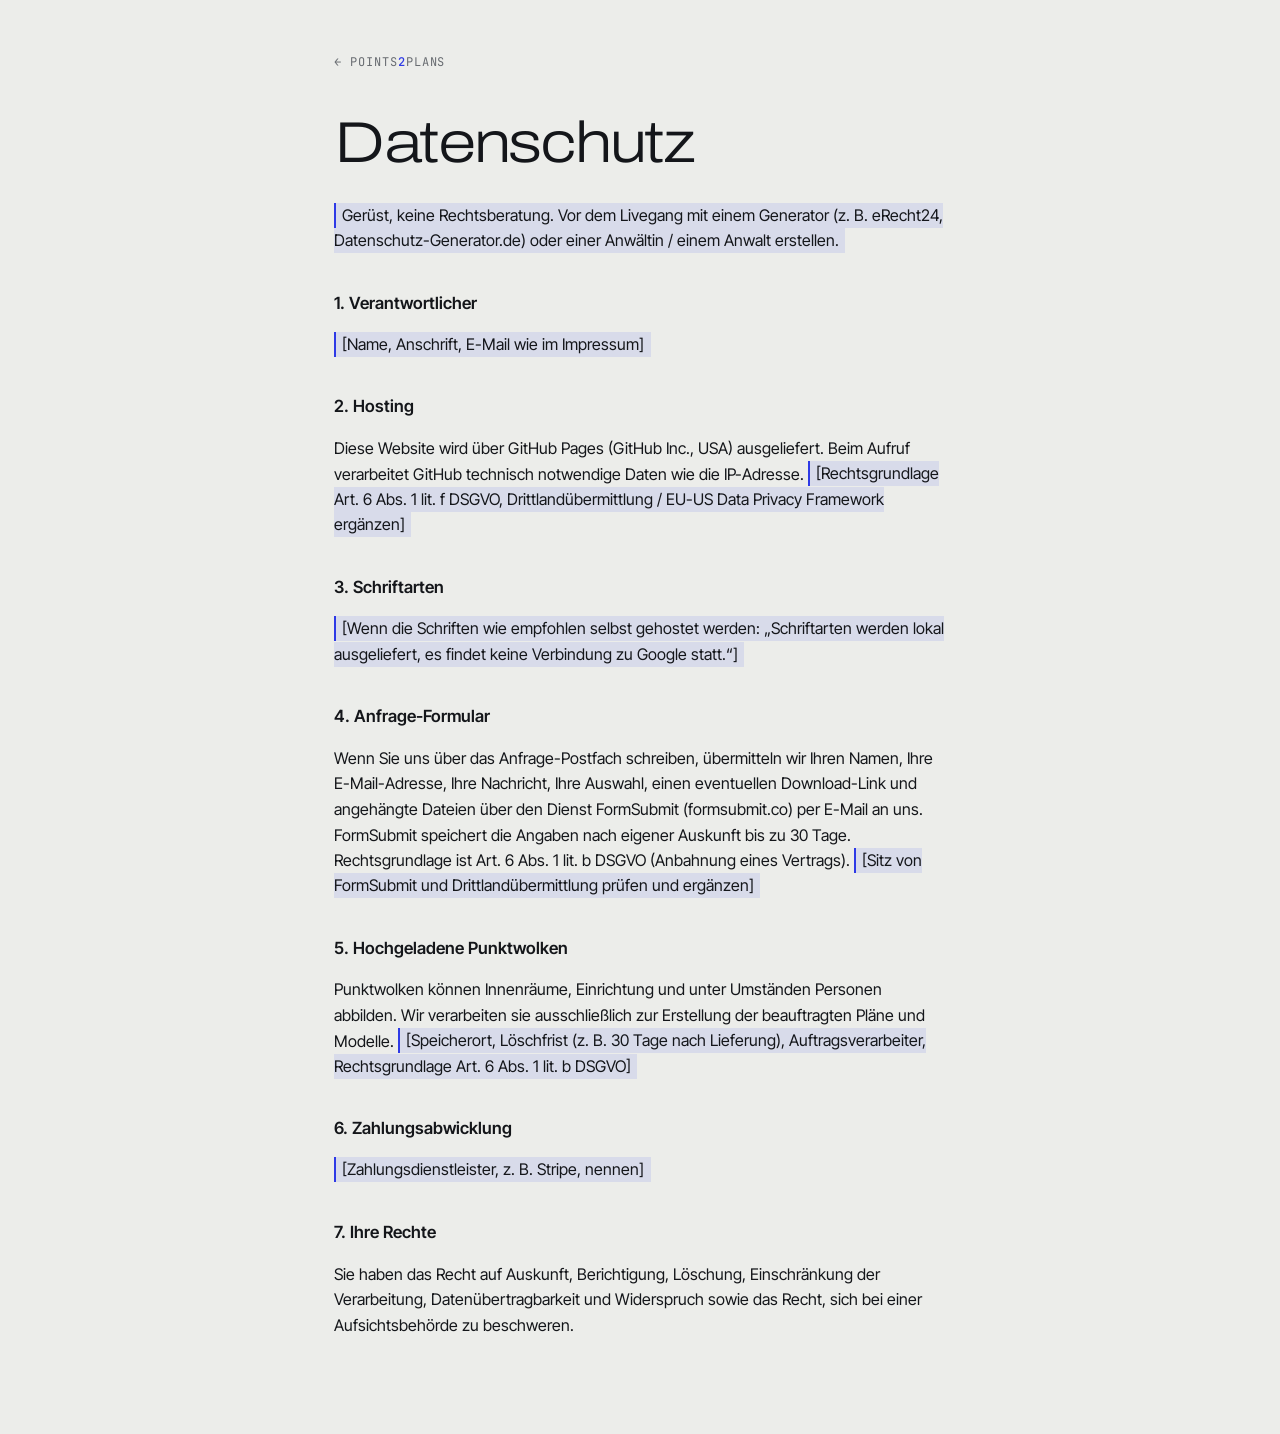
<file: datenschutz.html>
<!doctype html>
<html lang="de">
<head>
<meta charset="utf-8">
<meta name="viewport" content="width=device-width, initial-scale=1, viewport-fit=cover">
<title>Datenschutz · points2plans</title>
<meta name="robots" content="noindex">
<script>try{var t=localStorage.getItem('p2p-theme');if(t==='light'||t==='dark')document.documentElement.setAttribute('data-theme',t)}catch(e){}</script>
<link rel="icon" href="favicon.svg" type="image/svg+xml">
<link rel="stylesheet" href="https://fonts.googleapis.com/css2?family=Archivo:wdth,wght@62..125,200..800&family=Inter+Tight:wght@400;500;600&family=JetBrains+Mono:wght@400;500&display=swap">
<link rel="stylesheet" href="legal.css">
</head>
<body>
<main>
  <a class="back" href="index.html">← points<b>2</b>plans</a>
  <h1>Datenschutz</h1>
  <p><span class="todo">Gerüst, keine Rechtsberatung. Vor dem Livegang mit einem Generator (z. B. eRecht24, Datenschutz-Generator.de) oder einer Anwältin / einem Anwalt erstellen.</span></p>

  <h2>1. Verantwortlicher</h2>
  <p><span class="todo">[Name, Anschrift, E-Mail wie im Impressum]</span></p>

  <h2>2. Hosting</h2>
  <p>Diese Website wird über GitHub Pages (GitHub Inc., USA) ausgeliefert. Beim Aufruf verarbeitet GitHub technisch notwendige Daten wie die IP-Adresse. <span class="todo">[Rechtsgrundlage Art. 6 Abs. 1 lit. f DSGVO, Drittlandübermittlung / EU-US Data Privacy Framework ergänzen]</span></p>

  <h2>3. Schriftarten</h2>
  <p><span class="todo">[Wenn die Schriften wie empfohlen selbst gehostet werden: „Schriftarten werden lokal ausgeliefert, es findet keine Verbindung zu Google statt.“]</span></p>

  <h2>4. Anfrage-Formular</h2>
  <p>Wenn Sie uns über das Anfrage-Postfach schreiben, übermitteln wir Ihren Namen, Ihre E-Mail-Adresse, Ihre Nachricht, Ihre Auswahl, einen eventuellen Download-Link und angehängte Dateien über den Dienst FormSubmit (formsubmit.co) per E-Mail an uns. FormSubmit speichert die Angaben nach eigener Auskunft bis zu 30 Tage. Rechtsgrundlage ist Art. 6 Abs. 1 lit. b DSGVO (Anbahnung eines Vertrags). <span class="todo">[Sitz von FormSubmit und Drittlandübermittlung prüfen und ergänzen]</span></p>

  <h2>5. Hochgeladene Punktwolken</h2>
  <p>Punktwolken können Innenräume, Einrichtung und unter Umständen Personen abbilden. Wir verarbeiten sie ausschließlich zur Erstellung der beauftragten Pläne und Modelle. <span class="todo">[Speicherort, Löschfrist (z. B. 30 Tage nach Lieferung), Auftragsverarbeiter, Rechtsgrundlage Art. 6 Abs. 1 lit. b DSGVO]</span></p>

  <h2>6. Zahlungsabwicklung</h2>
  <p><span class="todo">[Zahlungsdienstleister, z. B. Stripe, nennen]</span></p>

  <h2>7. Ihre Rechte</h2>
  <p>Sie haben das Recht auf Auskunft, Berichtigung, Löschung, Einschränkung der Verarbeitung, Datenübertragbarkeit und Widerspruch sowie das Recht, sich bei einer Aufsichtsbehörde zu beschweren.</p>
</main>
</body>
</html>
</file>
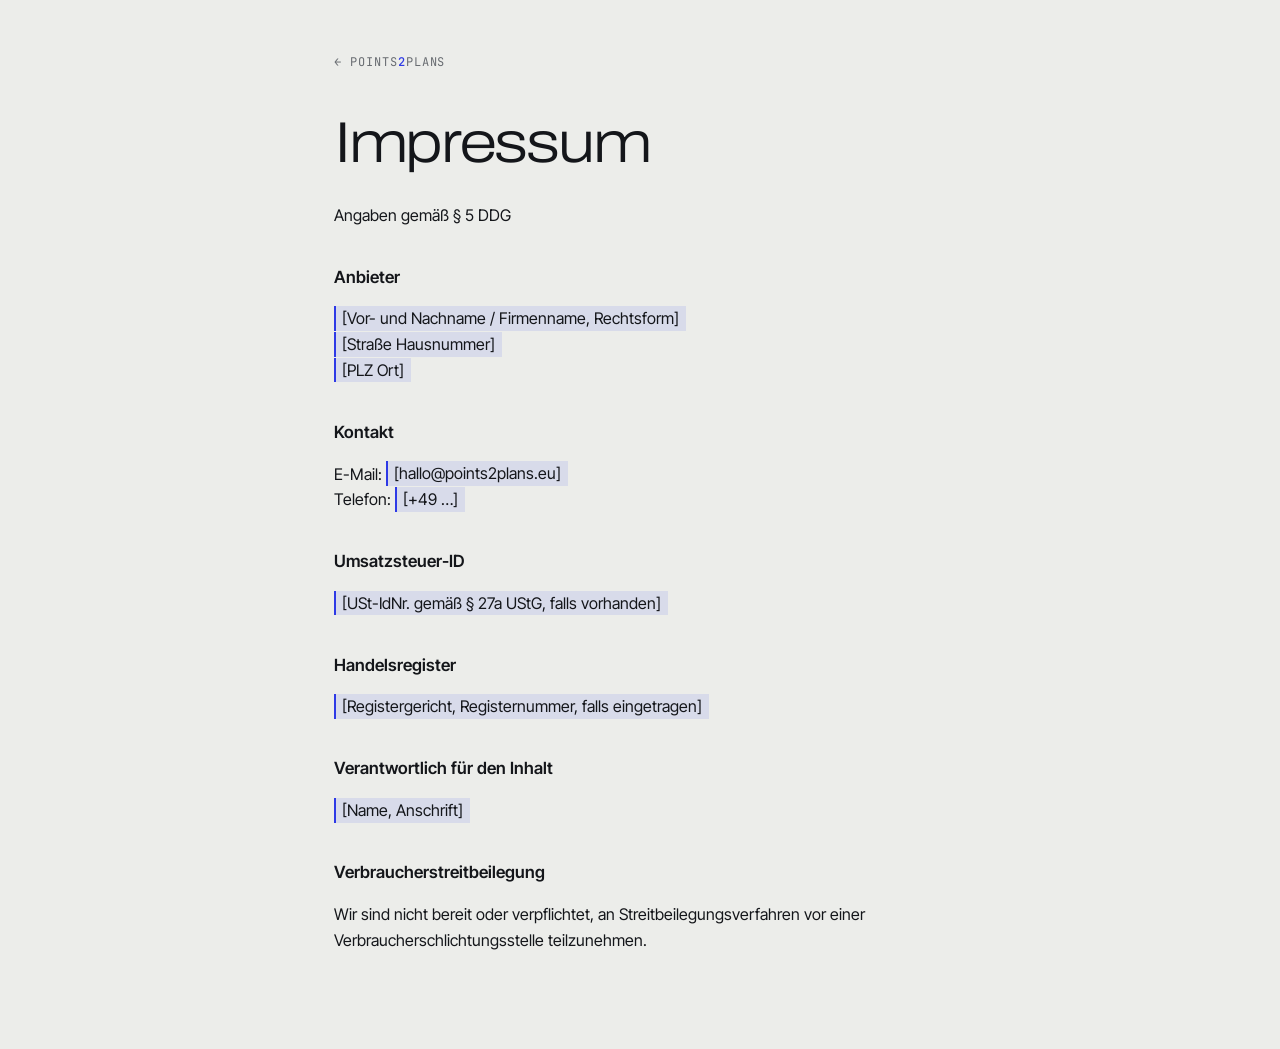
<file: impressum.html>
<!doctype html>
<html lang="de">
<head>
<meta charset="utf-8">
<meta name="viewport" content="width=device-width, initial-scale=1, viewport-fit=cover">
<title>Impressum · points2plans</title>
<meta name="robots" content="noindex">
<script>try{var t=localStorage.getItem('p2p-theme');if(t==='light'||t==='dark')document.documentElement.setAttribute('data-theme',t)}catch(e){}</script>
<link rel="icon" href="favicon.svg" type="image/svg+xml">
<link rel="stylesheet" href="https://fonts.googleapis.com/css2?family=Archivo:wdth,wght@62..125,200..800&family=Inter+Tight:wght@400;500;600&family=JetBrains+Mono:wght@400;500&display=swap">
<link rel="stylesheet" href="legal.css">
</head>
<body>
<main>
  <a class="back" href="index.html">← points<b>2</b>plans</a>
  <h1>Impressum</h1>
  <p>Angaben gemäß § 5 DDG</p>

  <h2>Anbieter</h2>
  <p><span class="todo">[Vor- und Nachname / Firmenname, Rechtsform]</span><br>
  <span class="todo">[Straße Hausnummer]</span><br>
  <span class="todo">[PLZ Ort]</span></p>

  <h2>Kontakt</h2>
  <p>E-Mail: <span class="todo">[hallo@points2plans.eu]</span><br>
  Telefon: <span class="todo">[+49 …]</span></p>

  <h2>Umsatzsteuer-ID</h2>
  <p><span class="todo">[USt-IdNr. gemäß § 27a UStG, falls vorhanden]</span></p>

  <h2>Handelsregister</h2>
  <p><span class="todo">[Registergericht, Registernummer, falls eingetragen]</span></p>

  <h2>Verantwortlich für den Inhalt</h2>
  <p><span class="todo">[Name, Anschrift]</span></p>

  <h2>Verbraucherstreitbeilegung</h2>
  <p>Wir sind nicht bereit oder verpflichtet, an Streitbeilegungsverfahren vor einer Verbraucherschlichtungsstelle teilzunehmen.</p>
</main>
</body>
</html>
</file>
<file: legal.css>
:root{--paper:#ECEDEA;--ink:#14161A;--mute:#686C71;--rule:#CBCEC9;--accent:#2E3AE6}
@media (prefers-color-scheme:dark){:root:not([data-theme="light"]){--paper:#111316;--ink:#E8E9E5;--mute:#8E9398;--rule:#2B2F35;--accent:#818AFF;color-scheme:dark}}
:root[data-theme="dark"]{--paper:#111316;--ink:#E8E9E5;--mute:#8E9398;--rule:#2B2F35;--accent:#818AFF;color-scheme:dark}
*{box-sizing:border-box}
body{margin:0;background:var(--paper);color:var(--ink);font:1rem/1.6 "Inter Tight","Helvetica Neue",Arial,sans-serif;
  padding-left:max(16px,env(safe-area-inset-left,0px));padding-right:max(16px,env(safe-area-inset-right,0px))}
main{max-width:68ch;margin:0 auto;padding-block:3rem 5rem}
a{color:inherit}
.back{font:.75rem "JetBrains Mono",ui-monospace,monospace;letter-spacing:.08em;text-transform:uppercase;color:var(--mute);text-decoration:none}
.back b{color:var(--accent);font-weight:500}
h1{font-family:"Archivo","Helvetica Neue",Arial,sans-serif;font-variation-settings:"wdth" 120;font-weight:300;font-size:clamp(2.2rem,6vw,3.6rem);letter-spacing:-.04em;line-height:1;margin:2.5rem 0 2rem}
h2{font-size:1.05rem;font-weight:600;margin:2.2rem 0 .5rem}
p,li{color:var(--ink)}
.todo{background:rgba(46,58,230,.1);border-left:2px solid var(--accent);padding:.15rem .4rem}
</file>
